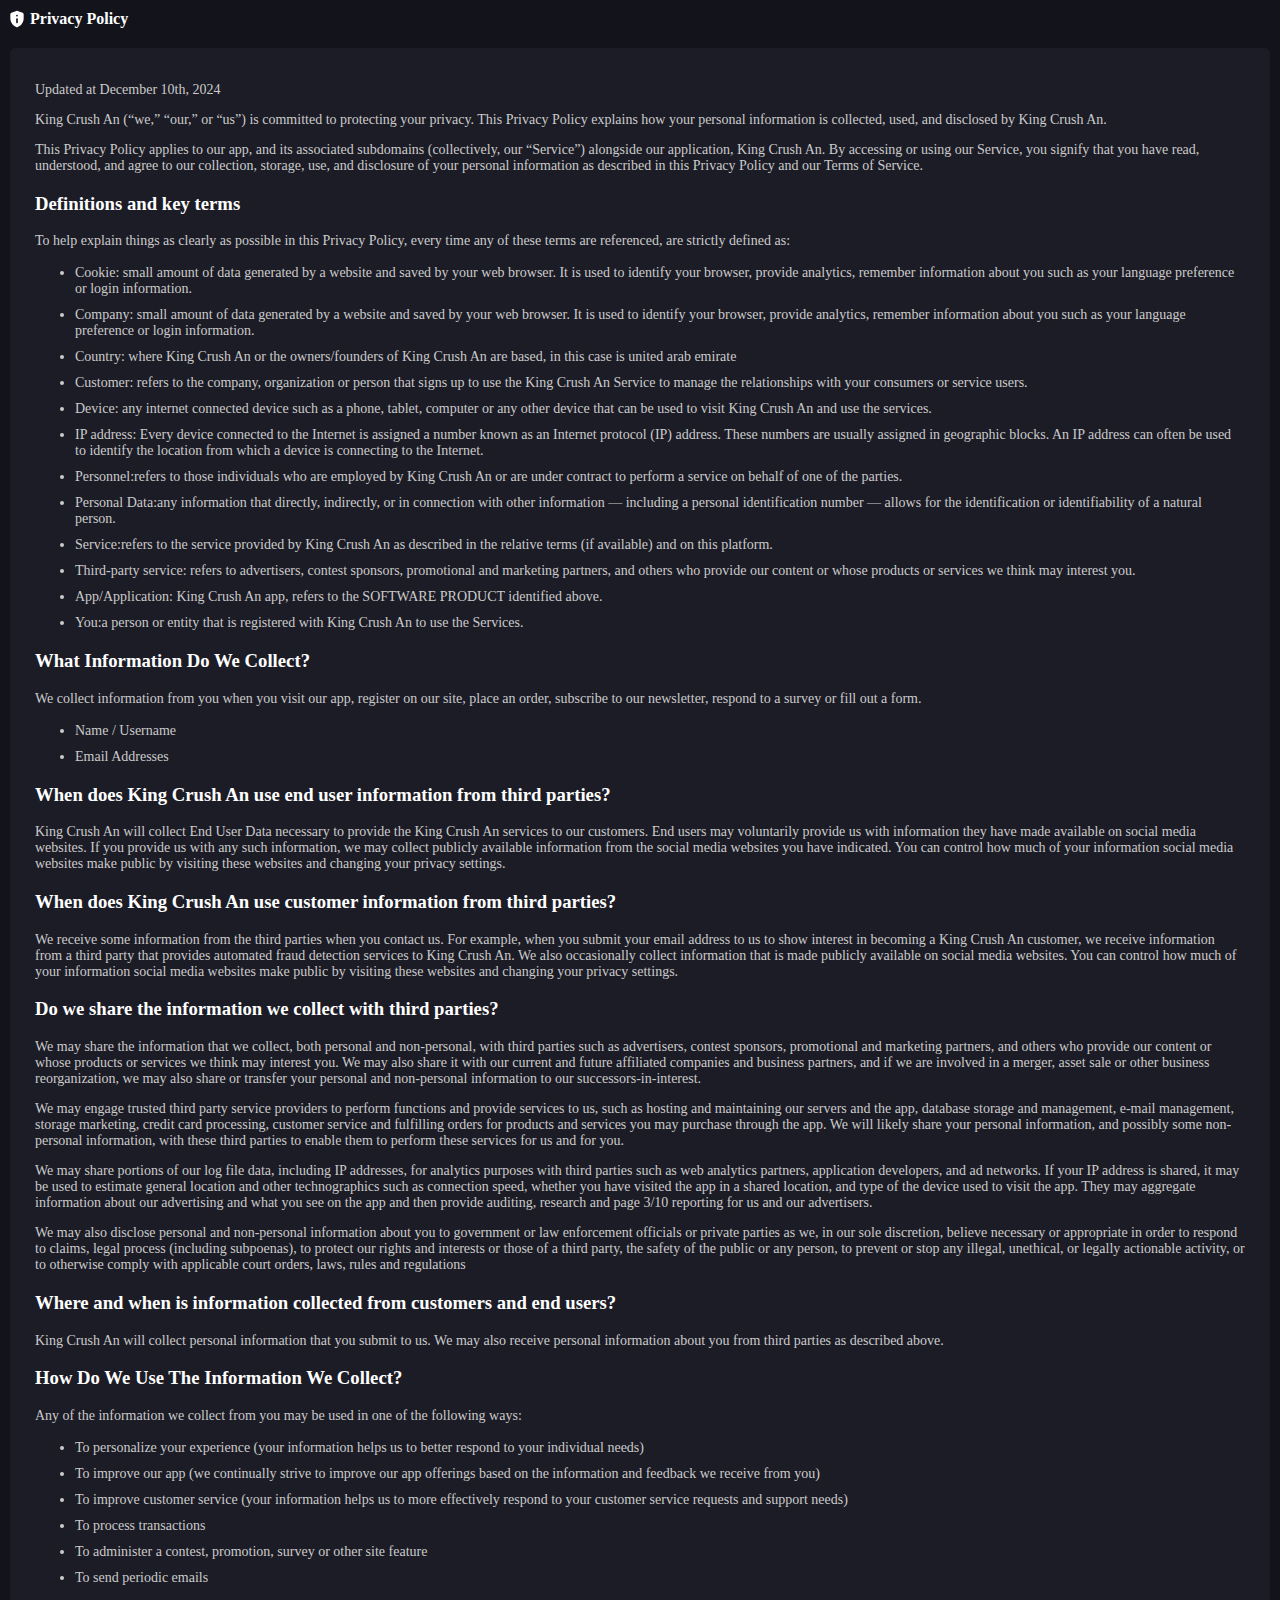
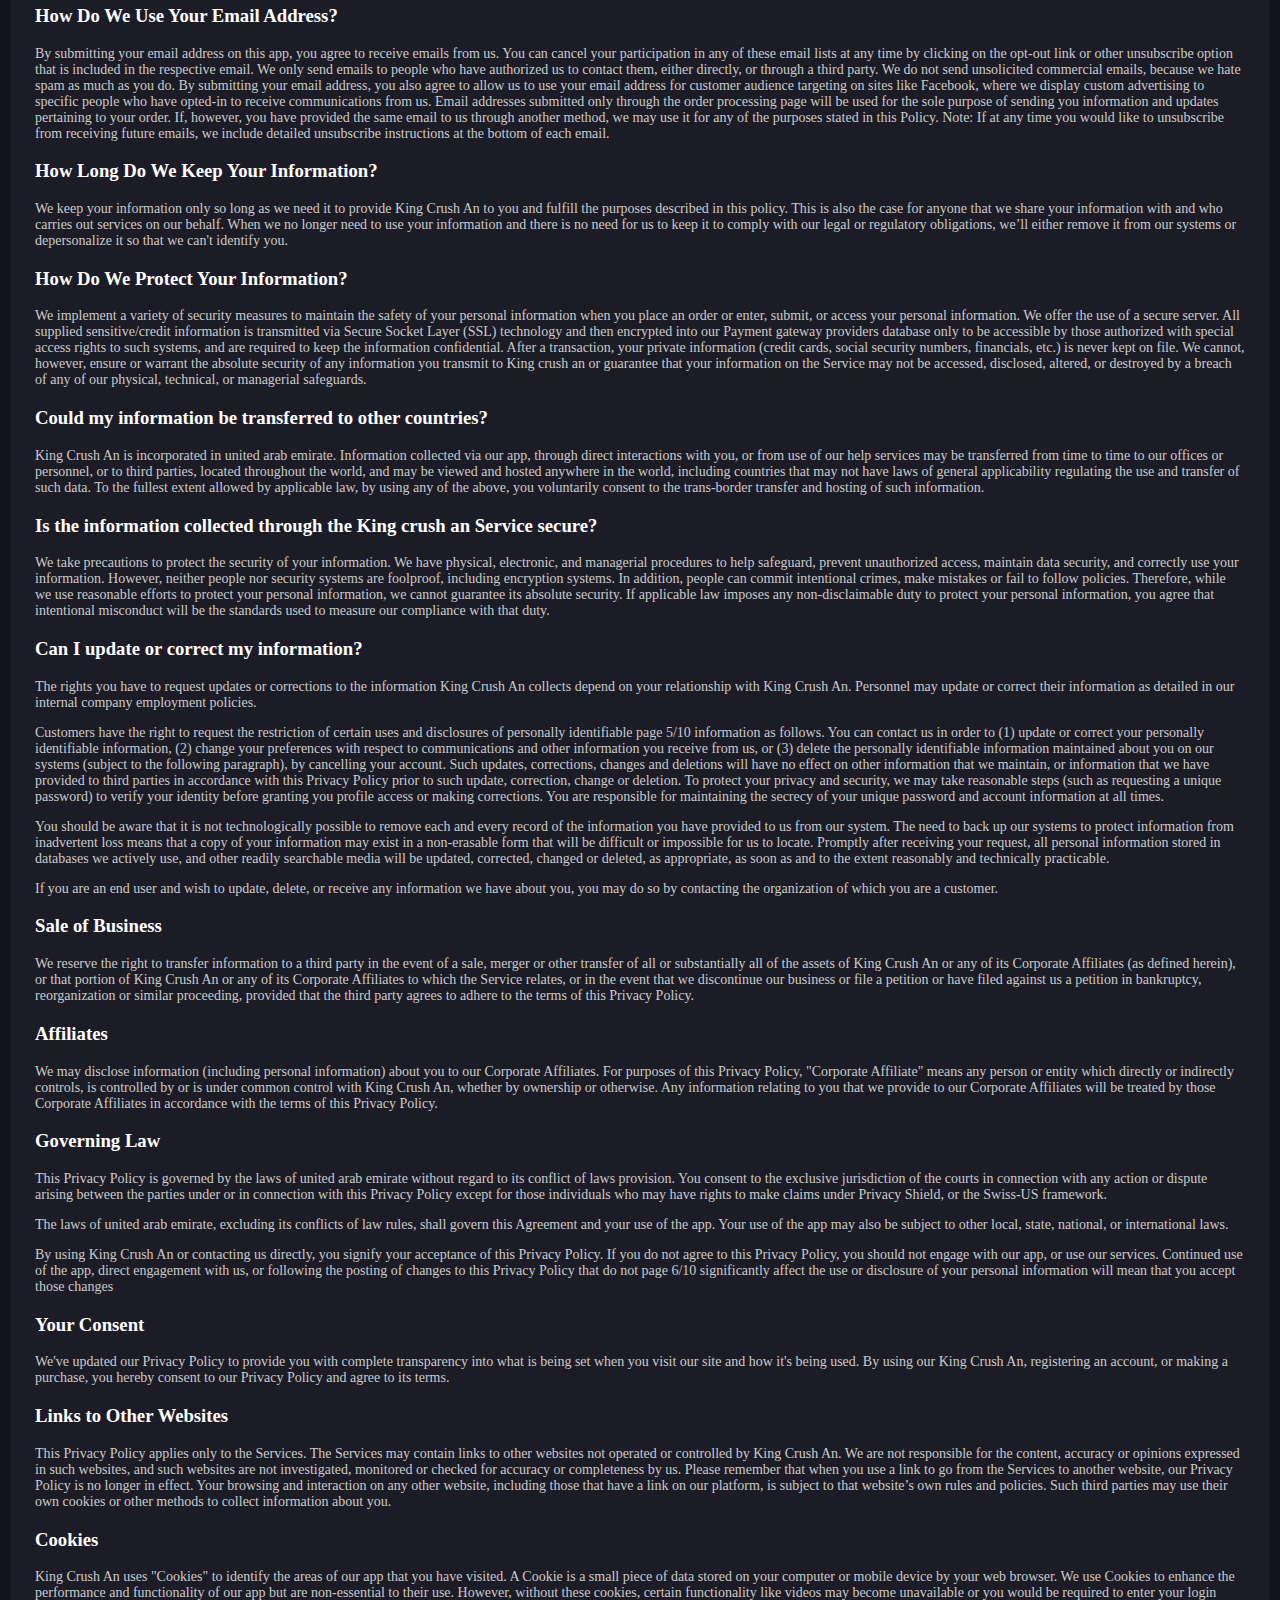
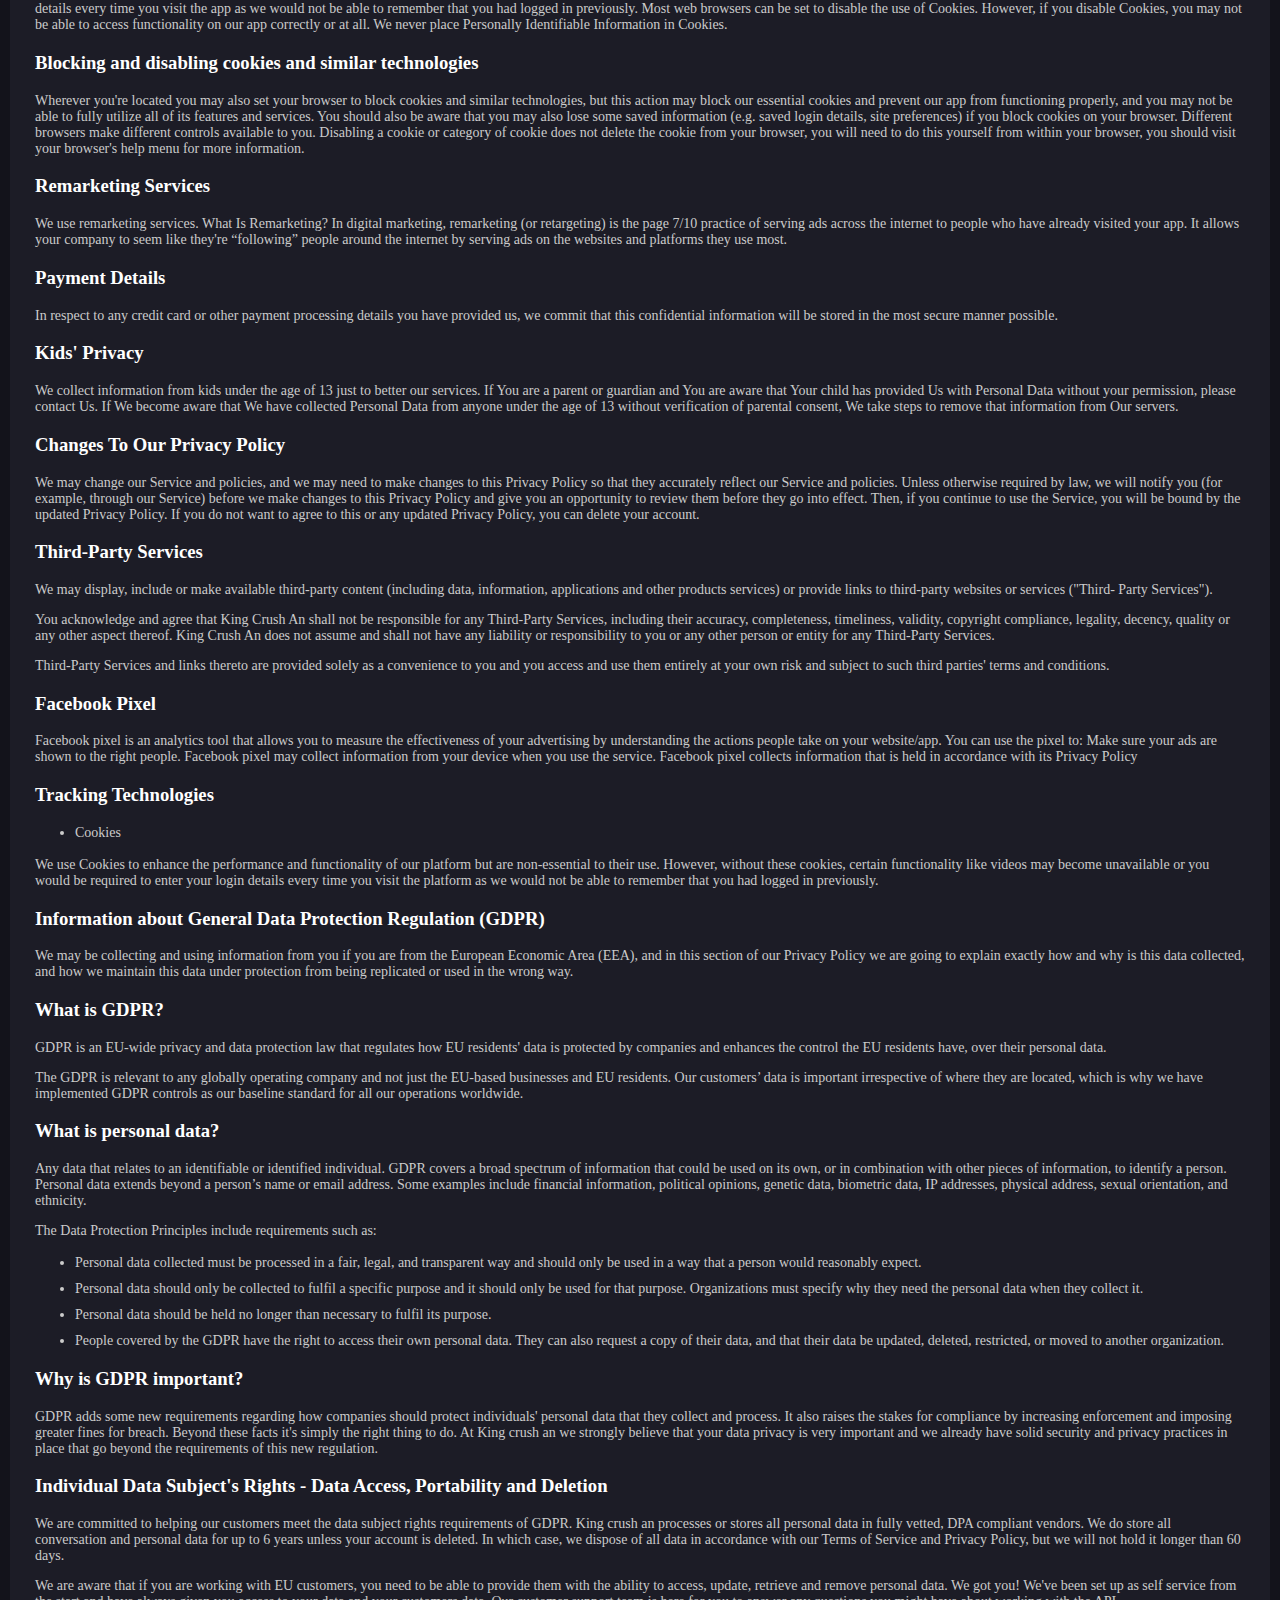
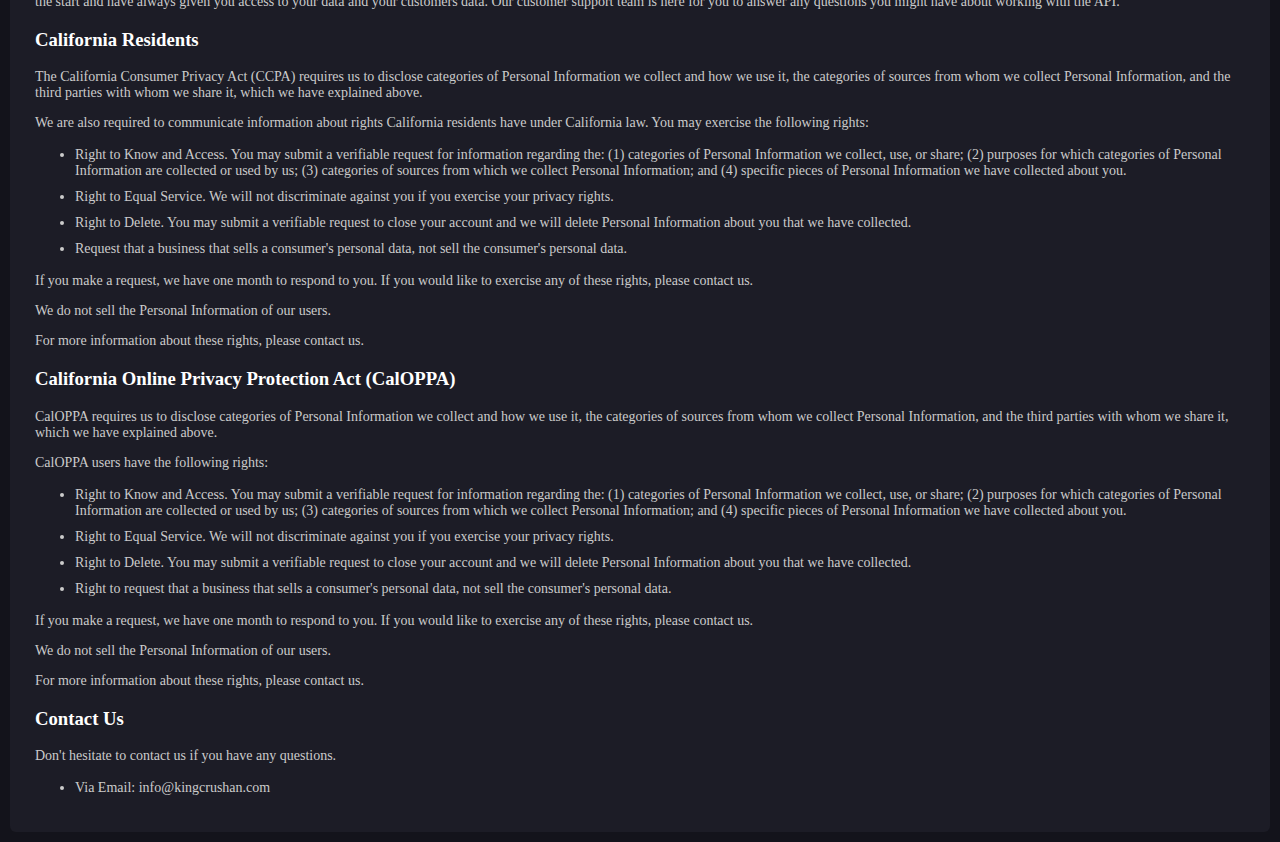
<file: Privacy_Policy/index.html>
<!DOCTYPE html>
<html lang="en">

<head>
    <meta charset="UTF-8">
    <meta name="viewport" content="width=device-width, initial-scale=1.0">
    <title>Document</title>
    <!-- <link rel="stylesheet" href="privacy.css"> -->
     <style>
        body {
    margin: 0px;
}

.policiesPage {
	padding: 10px;
	background-color: #13131b;
	color: white;
}

.polices-head {
	display: flex;
	gap: 6px;
}

.polices-head h4 {
	padding: 0px;
	margin: 0px;
}

.policesMenu-page {
	background-color: #1c1c26;
	border-radius: 6px;
	display: flex;
	flex-direction: column;
	margin-top: 20px;
	padding: 20px 25px;
	color: white;
}

.privacy-page p,
.privacy-page li {
	color: #cbcbcb;
	font-size: 14px;
}

.privacy-page ul {
	display: flex;
	flex-direction: column;
	gap: 10px;
}

.privacy-page a {
	color: #00bcd4;
}
     </style>
</head>

<body>
    <div class="container" bis_skin_checked="1">
        <div class="policiesPage" bis_skin_checked="1">
            <div class="polices-head" bis_skin_checked="1"><svg width="14" height="18" viewBox="0 0 14 18" fill="none"
                    xmlns="http://www.w3.org/2000/svg">
                    <path
                        d="M6.99967 13.167C7.23579 13.167 7.43384 13.087 7.59384 12.927C7.75329 12.7675 7.83301 12.5698 7.83301 12.3337V9.00033C7.83301 8.76421 7.75329 8.56616 7.59384 8.40616C7.43384 8.24671 7.23579 8.16699 6.99967 8.16699C6.76356 8.16699 6.56579 8.24671 6.40634 8.40616C6.24634 8.56616 6.16634 8.76421 6.16634 9.00033V12.3337C6.16634 12.5698 6.24634 12.7675 6.40634 12.927C6.56579 13.087 6.76356 13.167 6.99967 13.167ZM6.99967 6.50033C7.23579 6.50033 7.43384 6.42033 7.59384 6.26033C7.75329 6.10088 7.83301 5.9031 7.83301 5.66699C7.83301 5.43088 7.75329 5.23283 7.59384 5.07283C7.43384 4.91338 7.23579 4.83366 6.99967 4.83366C6.76356 4.83366 6.56579 4.91338 6.40634 5.07283C6.24634 5.23283 6.16634 5.43088 6.16634 5.66699C6.16634 5.9031 6.24634 6.10088 6.40634 6.26033C6.56579 6.42033 6.76356 6.50033 6.99967 6.50033ZM6.99967 17.2712H6.79134C6.7219 17.2712 6.6594 17.2573 6.60384 17.2295C4.7844 16.66 3.2844 15.5314 2.10384 13.8437C0.923286 12.1564 0.333008 10.292 0.333008 8.25033V4.31283C0.333008 3.9656 0.433841 3.6531 0.635508 3.37533C0.836619 3.09755 1.0969 2.89616 1.41634 2.77116L6.41634 0.896159C6.61079 0.826714 6.80523 0.791992 6.99967 0.791992C7.19412 0.791992 7.38856 0.826714 7.58301 0.896159L12.583 2.77116C12.9025 2.89616 13.163 3.09755 13.3647 3.37533C13.5658 3.6531 13.6663 3.9656 13.6663 4.31283V8.25033C13.6663 10.292 13.0761 12.1564 11.8955 13.8437C10.715 15.5314 9.21495 16.66 7.39551 17.2295C7.32606 17.2573 7.19412 17.2712 6.99967 17.2712Z"
                        fill="white"></path>
                </svg>
                <h4>Privacy Policy</h4>
            </div>
            <div class="policesMenu-page" bis_skin_checked="1">
                <div class="policies-menu" bis_skin_checked="1">
                    <!-- <ul class="policies-menuList">
                        <li>Coin Mixing</li>
                        <li>Cookies Policy</li><a class="active" href="/privacyPolicy">
                            <li>Privacy Policy</li>
                        </a><a class="" href="/termsncondtn">
                            <li>Terms &amp; Conditons</li>
                        </a>
                    </ul> -->
                </div>
                <!-- <div class="policies-menu-mobile" bis_skin_checked="1">
                    <div class="dropdown" bis_skin_checked="1"><button type="button" id="dropdown-basic"
                            aria-expanded="false" class="dropdown-toggle btn btn-secondary">Privacy Policy</button>
                    </div>
                </div> -->
                <div class="policiesContent" bis_skin_checked="1">
                    <div class="privacy-page" bis_skin_checked="1">
                        <p>Updated at December 10th, 2024
                        </p>
                        <p>King Crush An (“we,” “our,” or “us”) is committed to protecting your privacy. This Privacy
                            Policy explains how
                            your personal information is collected, used, and disclosed by King Crush An.</p>
                        <p>
                            This Privacy Policy applies to our app, and its associated subdomains (collectively, our
                            “Service”) alongside
                            our application, King Crush An. By accessing or using our Service, you signify that you have
                            read,
                            understood, and agree to our collection, storage, use, and disclosure of your personal
                            information as
                            described in this Privacy Policy and our Terms of Service.
                        </p>

                        <h3>Definitions and key terms</h3>
                        <p>To help explain things as clearly as possible in this Privacy Policy, every time any of these
                            terms are
                            referenced, are strictly defined as:
                        </p>
                        <ul>
                            <li>
                                <span>Cookie:</span> small amount of data generated by a website and saved by your web
                                browser. It is used to
                                identify your browser, provide analytics, remember information about you such as your
                                language
                                preference or login information.

                            </li>
                            <li>
                                <span>Company:</span> small amount of data generated by a website and saved by your web
                                browser. It is used to
                                identify your browser, provide analytics, remember information about you such as your
                                language
                                preference or login information.

                            </li>
                            <li>
                                <span>Country:</span> where King Crush An or the owners/founders of King Crush An are
                                based, in this case is united
                                arab emirate

                            </li>
                            <li>
                                <span>Customer:</span> refers to the company, organization or person that signs up to
                                use the King Crush An Service
                                to manage the relationships with your consumers or service users.
                            </li>
                            <li>
                                <span>Device:</span> any internet connected device such as a phone, tablet, computer or
                                any other device that can
                                be used to visit King Crush An and use the services.
                            </li>
                            <li>
                                <span>IP address:</span> Every device connected to the Internet is assigned a number
                                known as an Internet protocol
                                (IP) address. These numbers are usually assigned in geographic blocks. An IP address can
                                often be
                                used to identify the location from which a device is connecting to the Internet.
                            </li>
                            <li>
                                <span>Personnel:</span>refers to those individuals who are employed by King Crush An or
                                are under contract to
                                perform a service on behalf of one of the parties.
                            </li>
                            <li>
                                <span>Personal Data:</span>any information that directly, indirectly, or in connection
                                with other information —
                                including a personal identification number — allows for the identification or
                                identifiability of a natural
                                person.

                            </li>
                            <li>
                                <span>Service:</span>refers to the service provided by King Crush An as described in the
                                relative terms (if available)
                                and on this platform.

                            </li>
                            <li>
                                <span>Third-party service:</span> refers to advertisers, contest sponsors, promotional
                                and marketing partners, and
                                others who provide our content or whose products or services we think may interest you.

                            </li>
                            <li>
                                <span>App/Application:</span> King Crush An app, refers to the SOFTWARE PRODUCT
                                identified above.

                            </li>
                            <li>
                                <span>You:</span>a person or entity that is registered with King Crush An to use the
                                Services.

                            </li>
                        </ul>
                        <!-- <p>This Privacy Policy was created with <a href="https://termify.io/">Termify.</a>
                        </p> -->


                        <h3>What Information Do We Collect?</h3>
                        <p>We collect information from you when you visit our app, register on our site, place an order,
                            subscribe to our
                            newsletter, respond to a survey or fill out a form.
                        </p>
                        <ul>
                            <li>
                                Name / Username
                            </li>
                            <li>Email Addresses</li>
                        </ul>
                        <h3>When does King Crush An use end user
                            information from third parties?
                        </h3>
                        <p>King Crush An will collect End User Data necessary to provide the King Crush An services to
                            our customers.
                            End users may voluntarily provide us with information they have made available on social
                            media websites. If
                            you provide us with any such information, we may collect publicly available information from
                            the social media
                            websites you have indicated. You can control how much of your information social media
                            websites make
                            public by visiting these websites and changing your privacy settings.</p>
                        <h3>
                            When does King Crush An use customer
                            information from third parties?
                        </h3>
                        <p>
                            We receive some information from the third parties when you contact us. For example, when
                            you submit your
                            email address to us to show interest in becoming a King Crush An customer, we receive
                            information from a
                            third party that provides automated fraud detection services to King Crush An. We also
                            occasionally collect
                            information that is made publicly available on social media websites. You can control how
                            much of your
                            information social media websites make public by visiting these websites and changing your
                            privacy settings.
                        </p>
                        <h3>
                            Do we share the information we collect with
                            third parties?
                        </h3>

                        <p>We may share the information that we collect, both personal and non-personal, with third
                            parties such as
                            advertisers, contest sponsors, promotional and marketing partners, and others who provide
                            our content or
                            whose products or services we think may interest you. We may also share it with our current
                            and future
                            affiliated companies and business partners, and if we are involved in a merger, asset sale
                            or other business
                            reorganization, we may also share or transfer your personal and non-personal information to
                            our
                            successors-in-interest.
                        </p>

                        <p>
                            We may engage trusted third party service providers to perform functions and provide
                            services
                            to us, such as
                            hosting and maintaining our servers and the app, database storage and management, e-mail
                            management,
                            storage marketing, credit card processing, customer service and fulfilling orders for
                            products and services
                            you may purchase through the app. We will likely share your personal information, and
                            possibly some
                            non-personal information, with these third parties to enable them to perform these services
                            for us and for
                            you.
                        </p>

                        <p>
                            We may share portions of our log file data, including IP addresses, for analytics purposes
                            with third parties
                            such as web analytics partners, application developers, and ad networks. If your IP address
                            is shared, it may
                            be used to estimate general location and other technographics such as connection speed,
                            whether you have
                            visited the app in a shared location, and type of the device used to visit the app. They may
                            aggregate
                            information about our advertising and what you see on the app and then provide auditing,
                            research and
                            page 3/10
                            reporting for us and our advertisers.
                        </p>

                        <p>We may also disclose personal and non-personal information about you to government or law
                            enforcement
                            officials or private parties as we, in our sole discretion, believe necessary or appropriate
                            in order to respond
                            to claims, legal process (including subpoenas), to protect our rights and interests or those
                            of a third party, the
                            safety of the public or any person, to prevent or stop any illegal, unethical, or legally
                            actionable activity, or to
                            otherwise comply with applicable court orders, laws, rules and regulations
                        </p>
                        <h3>Where and when is information collected from
                            customers and end users?</h3>
                        <p>King Crush An will collect personal information that you submit to us. We may also receive
                            personal
                            information about you from third parties as described above.
                        </p>

                        <h3>How Do We Use The Information We Collect?</h3>
                        <p>Any of the information we collect from you may be used in one of the following ways:</p>
                        <ul>
                            <li>
                                To personalize your experience (your information helps us to better respond to your
                                individual needs)
                            </li>
                            <li>
                                To improve our app (we continually strive to improve our app offerings based on the
                                information and
                                feedback we receive from you)

                            </li>
                            <li>
                                To improve customer service (your information helps us to more effectively respond to
                                your customer
                                service requests and support needs)

                            </li>
                            <li>
                                To process transactions
                            </li>
                            <li>
                                To administer a contest, promotion, survey or other site feature
                            </li>
                            <li>
                                To send periodic emails
                            </li>
                        </ul>

                        <h3>
                            How Do We Use Your Email Address?
                        </h3>
                        <p>
                            By submitting your email address on this app, you agree to receive emails from us. You can
                            cancel your
                            participation in any of these email lists at any time by clicking on the opt-out link or
                            other unsubscribe option
                            that is included in the respective email. We only send emails to people who have authorized
                            us to contact
                            them, either directly, or through a third party. We do not send unsolicited commercial
                            emails, because we
                            hate spam as much as you do. By submitting your email address, you also agree to allow us to
                            use your
                            email address for customer audience targeting on sites like Facebook, where we display
                            custom advertising
                            to specific people who have opted-in to receive communications from us. Email addresses
                            submitted only
                            through the order processing page will be used for the sole purpose of sending you
                            information and updates
                            pertaining to your order. If, however, you have provided the same email to us through
                            another method, we
                            may use it for any of the purposes stated in this Policy. Note: If at any time you would
                            like to unsubscribe
                            from receiving future emails, we include detailed unsubscribe instructions at the bottom of
                            each email.
                        </p>

                        <h3>
                            How Long Do We Keep Your Information?
                        </h3>
                        <p>
                            We keep your information only so long as we need it to provide King Crush An to you and
                            fulfill the purposes
                            described in this policy. This is also the case for anyone that we share your information
                            with and who carries
                            out services on our behalf. When we no longer need to use your information and there is no
                            need for us to
                            keep it to comply with our legal or regulatory obligations, we’ll either remove it from our
                            systems or
                            depersonalize it so that we can't identify you.

                        </p>
                        <h3>How Do We Protect Your Information?
                        </h3>
                        <p>
                            We implement a variety of security measures to maintain the safety of your personal
                            information when you
                            place an order or enter, submit, or access your personal information. We offer the use of a
                            secure server. All
                            supplied sensitive/credit information is transmitted via Secure Socket Layer (SSL)
                            technology and then
                            encrypted into our Payment gateway providers database only to be accessible by those
                            authorized with
                            special access rights to such systems, and are required to keep the information
                            confidential. After a
                            transaction, your private information (credit cards, social security numbers, financials,
                            etc.) is never kept on
                            file. We cannot, however, ensure or warrant the absolute security of any information you
                            transmit to King
                            crush an or guarantee that your information on the Service may not be accessed, disclosed,
                            altered, or
                            destroyed by a breach of any of our physical, technical, or managerial safeguards.
                        </p>
                        <h3>
                            Could my information be transferred to other
                            countries?
                        </h3>
                        <p>King Crush An is incorporated in united arab emirate. Information collected via our app,
                            through direct
                            interactions with you, or from use of our help services may be transferred from time to time
                            to our offices or
                            personnel, or to third parties, located throughout the world, and may be viewed and hosted
                            anywhere in the
                            world, including countries that may not have laws of general applicability regulating the
                            use and transfer of
                            such data. To the fullest extent allowed by applicable law, by using any of the above, you
                            voluntarily consent
                            to the trans-border transfer and hosting of such information.
                        </p>
                        <h3>
                            Is the information collected through the King
                            crush an Service secure?
                        </h3>
                        <p>
                            We take precautions to protect the security of your information. We have physical,
                            electronic, and managerial
                            procedures to help safeguard, prevent unauthorized access, maintain data security, and
                            correctly use your
                            information. However, neither people nor security systems are foolproof, including
                            encryption systems. In
                            addition, people can commit intentional crimes, make mistakes or fail to follow policies.
                            Therefore, while we
                            use reasonable efforts to protect your personal information, we cannot guarantee its
                            absolute security. If
                            applicable law imposes any non-disclaimable duty to protect your personal information, you
                            agree that
                            intentional misconduct will be the standards used to measure our compliance with that duty.
                        </p>
                        <h3>
                            Can I update or correct my information?
                        </h3>
                        <p>
                            The rights you have to request updates or corrections to the information King Crush An
                            collects depend on
                            your relationship with King Crush An. Personnel may update or correct their information as
                            detailed in our
                            internal company employment policies.
                        </p>
                        <p>
                            Customers have the right to request the restriction of certain uses and disclosures of
                            personally identifiable
                            page 5/10
                            information as follows. You can contact us in order to (1) update or correct your personally
                            identifiable
                            information, (2) change your preferences with respect to communications and other
                            information you receive
                            from us, or (3) delete the personally identifiable information maintained about you on our
                            systems (subject to
                            the following paragraph), by cancelling your account. Such updates, corrections, changes and
                            deletions will
                            have no effect on other information that we maintain, or information that we have provided
                            to third parties in
                            accordance with this Privacy Policy prior to such update, correction, change or deletion. To
                            protect your
                            privacy and security, we may take reasonable steps (such as requesting a unique password) to
                            verify your
                            identity before granting you profile access or making corrections. You are responsible for
                            maintaining the
                            secrecy of your unique password and account information at all times.
                        </p>
                        <p>
                            You should be aware that it is not technologically possible to remove each and every record
                            of the
                            information you have provided to us from our system. The need to back up our systems to
                            protect
                            information from inadvertent loss means that a copy of your information may exist in a
                            non-erasable form
                            that will be difficult or impossible for us to locate. Promptly after receiving your
                            request, all personal
                            information stored in databases we actively use, and other readily searchable media will be
                            updated,
                            corrected, changed or deleted, as appropriate, as soon as and to the extent reasonably and
                            technically
                            practicable.

                        </p>
                        <p>
                            If you are an end user and wish to update, delete, or receive any information we have about
                            you, you may do
                            so by contacting the organization of which you are a customer.
                        </p>
                        <h3>Sale of Business</h3>
                        <p>We reserve the right to transfer information to a third party in the event of a sale, merger
                            or other transfer of
                            all or substantially all of the assets of King Crush An or any of its Corporate Affiliates
                            (as defined herein), or
                            that portion of King Crush An or any of its Corporate Affiliates to which the Service
                            relates, or in the event that
                            we discontinue our business or file a petition or have filed against us a petition in
                            bankruptcy, reorganization
                            or similar proceeding, provided that the third party agrees to adhere to the terms of this
                            Privacy Policy.
                        </p>
                        <h3>
                            Affiliates
                        </h3>
                        <p>
                            We may disclose information (including personal information) about you to our Corporate
                            Affiliates. For
                            purposes of this Privacy Policy, "Corporate Affiliate" means any person or entity which
                            directly or indirectly
                            controls, is controlled by or is under common control with King Crush An, whether by
                            ownership or otherwise.
                            Any information relating to you that we provide to our Corporate Affiliates will be treated
                            by those Corporate
                            Affiliates in accordance with the terms of this Privacy Policy.
                        </p>
                        <h3>
                            Governing Law

                        </h3>
                        <p>
                            This Privacy Policy is governed by the laws of united arab emirate without regard to its
                            conflict of laws
                            provision. You consent to the exclusive jurisdiction of the courts in connection with any
                            action or dispute
                            arising between the parties under or in connection with this Privacy Policy except for those
                            individuals who
                            may have rights to make claims under Privacy Shield, or the Swiss-US framework.
                        </p>
                        <p>
                            The laws of united arab emirate, excluding its conflicts of law rules, shall govern this
                            Agreement and your
                            use of the app. Your use of the app may also be subject to other local, state, national, or
                            international laws.

                        </p>
                        <p>
                            By using King Crush An or contacting us directly, you signify your acceptance of this
                            Privacy Policy. If you do
                            not agree to this Privacy Policy, you should not engage with our app, or use our services.
                            Continued use of
                            the app, direct engagement with us, or following the posting of changes to this Privacy
                            Policy that do not
                            page 6/10
                            significantly affect the use or disclosure of your personal information will mean that you
                            accept those
                            changes
                        </p>
                        <h3>
                            Your Consent
                        </h3>
                        <p>
                            We've updated our Privacy Policy to provide you with complete transparency into what is
                            being set when you
                            visit our site and how it's being used. By using our King Crush An, registering an account,
                            or making a
                            purchase, you hereby consent to our Privacy Policy and agree to its terms.

                        </p>
                        <h3>
                            Links to Other Websites
                        </h3>
                        <p>
                            This Privacy Policy applies only to the Services. The Services may contain links to other
                            websites not
                            operated or controlled by King Crush An. We are not responsible for the content, accuracy or
                            opinions
                            expressed in such websites, and such websites are not investigated, monitored or checked for
                            accuracy or
                            completeness by us. Please remember that when you use a link to go from the Services to
                            another website,
                            our Privacy Policy is no longer in effect. Your browsing and interaction on any other
                            website, including those
                            that have a link on our platform, is subject to that website’s own rules and policies. Such
                            third parties may
                            use their own cookies or other methods to collect information about you.

                        </p>
                        <h3>Cookies
                        </h3>
                        <p>
                            King Crush An uses "Cookies" to identify the areas of our app that you have visited. A
                            Cookie is a small piece
                            of data stored on your computer or mobile device by your web browser. We use Cookies to
                            enhance the
                            performance and functionality of our app but are non-essential to their use. However,
                            without these cookies,
                            certain functionality like videos may become unavailable or you would be required to enter
                            your login details
                            every time you visit the app as we would not be able to remember that you had logged in
                            previously. Most
                            web browsers can be set to disable the use of Cookies. However, if you disable Cookies, you
                            may not be
                            able to access functionality on our app correctly or at all. We never place Personally
                            Identifiable Information
                            in Cookies.
                        </p>
                        <h3>
                            Blocking and disabling cookies and similar
                            technologies

                        </h3>
                        <p>
                            Wherever you're located you may also set your browser to block cookies and similar
                            technologies, but this
                            action may block our essential cookies and prevent our app from functioning properly, and
                            you may not be
                            able to fully utilize all of its features and services. You should also be aware that you
                            may also lose some
                            saved information (e.g. saved login details, site preferences) if you block cookies on your
                            browser. Different
                            browsers make different controls available to you. Disabling a cookie or category of cookie
                            does not delete
                            the cookie from your browser, you will need to do this yourself from within your browser,
                            you should visit your
                            browser's help menu for more information.
                        </p>
                        <h3>
                            Remarketing Services
                        </h3>
                        <p>
                            We use remarketing services. What Is Remarketing? In digital marketing, remarketing (or
                            retargeting) is the
                            page 7/10
                            practice of serving ads across the internet to people who have already visited your app. It
                            allows your
                            company to seem like they're “following” people around the internet by serving ads on the
                            websites and
                            platforms they use most.

                        </p>
                        <h3>
                            Payment Details
                        </h3>
                        <p>
                            In respect to any credit card or other payment processing details you have provided us, we
                            commit that this
                            confidential information will be stored in the most secure manner possible.
                        </p>
                        <h3>
                            Kids' Privacy
                        </h3>
                        <p>
                            We collect information from kids under the age of 13 just to better our services. If You are
                            a parent or
                            guardian and You are aware that Your child has provided Us with Personal Data without your
                            permission,
                            please contact Us. If We become aware that We have collected Personal Data from anyone under
                            the age of
                            13 without verification of parental consent, We take steps to remove that information from
                            Our servers.
                        </p>
                        <h3>
                            Changes To Our Privacy Policy
                        </h3>
                        <p>
                            We may change our Service and policies, and we may need to make changes to this Privacy
                            Policy so that
                            they accurately reflect our Service and policies. Unless otherwise required by law, we will
                            notify you (for
                            example, through our Service) before we make changes to this Privacy Policy and give you an
                            opportunity to
                            review them before they go into effect. Then, if you continue to use the Service, you will
                            be bound by the
                            updated Privacy Policy. If you do not want to agree to this or any updated Privacy Policy,
                            you can delete
                            your account.

                        </p>
                        <h3>
                            Third-Party Services
                        </h3>
                        <p>
                            We may display, include or make available third-party content (including data, information,
                            applications and
                            other products services) or provide links to third-party websites or services ("Third- Party
                            Services").

                        </p>
                        <p>
                            You acknowledge and agree that King Crush An shall not be responsible for any Third-Party
                            Services,
                            including their accuracy, completeness, timeliness, validity, copyright compliance,
                            legality, decency, quality
                            or any other aspect thereof. King Crush An does not assume and shall not have any liability
                            or responsibility
                            to you or any other person or entity for any Third-Party Services.
                        </p>
                        <p>
                            Third-Party Services and links thereto are provided solely as a convenience to you and you
                            access and use
                            them entirely at your own risk and subject to such third parties' terms and conditions.

                        </p>
                        <h3>
                            Facebook Pixel
                        </h3>
                        <p>
                            Facebook pixel is an analytics tool that allows you to measure the effectiveness of your
                            advertising by
                            understanding the actions people take on your website/app. You can use the pixel to: Make
                            sure your ads
                            are shown to the right people. Facebook pixel may collect information from your device when
                            you use the
                            service. Facebook pixel collects information that is held in accordance with its Privacy
                            Policy
                        </p>
                        <h3>
                            Tracking Technologies
                        </h3>
                        <ul>
                            <li>
                                Cookies
                            </li>
                        </ul>
                        <p>
                            We use Cookies to enhance the performance and functionality of our platform but are
                            non-essential to
                            their use. However, without these cookies, certain functionality like videos may become
                            unavailable or
                            you would be required to enter your login details every time you visit the platform as we
                            would not be
                            able to remember that you had logged in previously.

                        </p>
                        <h3>
                            Information about General Data Protection
                            Regulation (GDPR)

                        </h3>
                        <p>
                            We may be collecting and using information from you if you are from the European Economic
                            Area (EEA),
                            and in this section of our Privacy Policy we are going to explain exactly how and why is
                            this data collected,
                            and how we maintain this data under protection from being replicated or used in the wrong
                            way.
                        </p>
                        <h3>
                            What is GDPR?
                        </h3>
                        <p>
                            GDPR is an EU-wide privacy and data protection law that regulates how EU residents' data is
                            protected by
                            companies and enhances the control the EU residents have, over their personal data.
                        </p>
                        <p>
                            The GDPR is relevant to any globally operating company and not just the EU-based businesses
                            and EU
                            residents. Our customers’ data is important irrespective of where they are located, which is
                            why we have
                            implemented GDPR controls as our baseline standard for all our operations worldwide.
                        </p>
                        <h3>What is personal data?</h3>
                        <p>
                            Any data that relates to an identifiable or identified individual. GDPR covers a broad
                            spectrum of information
                            that could be used on its own, or in combination with other pieces of information, to
                            identify a person.
                            Personal data extends beyond a person’s name or email address. Some examples include
                            financial
                            information, political opinions, genetic data, biometric data, IP addresses, physical
                            address, sexual
                            orientation, and ethnicity.
                        </p>
                        <p>
                            The Data Protection Principles include requirements such as:
                        </p>
                        <ul>
                            <li>
                                Personal data collected must be processed in a fair, legal, and transparent way and
                                should only be
                                used in a way that a person would reasonably expect.

                            </li>
                            <li>
                                Personal data should only be collected to fulfil a specific purpose and it should only
                                be used for that
                                purpose. Organizations must specify why they need the personal data when they collect
                                it.
                            </li>
                            <li>
                                Personal data should be held no longer than necessary to fulfil its purpose.
                            </li>
                            <li>
                                People covered by the GDPR have the right to access their own personal data. They can
                                also request a
                                copy of their data, and that their data be updated, deleted, restricted, or moved to
                                another organization.
                            </li>
                        </ul>
                        <h3>
                            Why is GDPR important?
                        </h3>
                        <p>
                            GDPR adds some new requirements regarding how companies should protect individuals' personal
                            data that
                            they collect and process. It also raises the stakes for compliance by increasing enforcement
                            and imposing
                            greater fines for breach. Beyond these facts it's simply the right thing to do. At King
                            crush an we strongly
                            believe that your data privacy is very important and we already have solid security and
                            privacy practices in
                            place that go beyond the requirements of this new regulation.
                        </p>
                        <h3>
                            Individual Data Subject's Rights - Data Access,
                            Portability and Deletion

                        </h3>

                        <p>We are committed to helping our customers meet the data subject rights requirements of GDPR.
                            King crush
                            an processes or stores all personal data in fully vetted, DPA compliant vendors. We do store
                            all conversation
                            and personal data for up to 6 years unless your account is deleted. In which case, we
                            dispose of all data in
                            accordance with our Terms of Service and Privacy Policy, but we will not hold it longer than
                            60 days.
                        </p>
                        <p>We are aware that if you are working with EU customers, you need to be able to provide them
                            with the ability
                            to access, update, retrieve and remove personal data. We got you! We've been set up as self
                            service from
                            the start and have always given you access to your data and your customers data. Our
                            customer support
                            team is here for you to answer any questions you might have about working with the API.
                        </p>

                        <h3>
                            California Residents
                        </h3>

                        <p>The California Consumer Privacy Act (CCPA) requires us to disclose categories of Personal
                            Information we
                            collect and how we use it, the categories of sources from whom we collect Personal
                            Information, and the
                            third parties with whom we share it, which we have explained above.
                        </p>
                        <p>
                            We are also required to communicate information about rights California residents have under
                            California law.
                            You may exercise the following rights:
                        </p>
                        <ul>
                            <li>
                                Right to Know and Access. You may submit a verifiable request for information regarding
                                the: (1)
                                categories of Personal Information we collect, use, or share; (2) purposes for which
                                categories of
                                Personal Information are collected or used by us; (3) categories of sources from which
                                we collect
                                Personal Information; and (4) specific pieces of Personal Information we have collected
                                about you.
                            </li>
                            <li>
                                Right to Equal Service. We will not discriminate against you if you exercise your
                                privacy rights.
                            </li>
                            <li>
                                Right to Delete. You may submit a verifiable request to close your account and we will
                                delete Personal
                                Information about you that we have collected.
                            </li>
                            <li>
                                Request that a business that sells a consumer's personal data, not sell the consumer's
                                personal data.
                            </li>
                        </ul>

                        <p>
                            If you make a request, we have one month to respond to you. If you would like to exercise
                            any of these
                            rights, please contact us.
                        </p>
                        <p>
                            We do not sell the Personal Information of our users.
                        </p>
                        <p>
                            For more information about these rights, please contact us.
                        </p>
                        <h3>
                            California Online Privacy Protection Act
                            (CalOPPA)
                        </h3>
                        <p>
                            CalOPPA requires us to disclose categories of Personal Information we collect and how we use
                            it, the
                            categories of sources from whom we collect Personal Information, and the third parties with
                            whom we share
                            it, which we have explained above.
                        </p>
                        <p>
                            CalOPPA users have the following rights:
                        </p>
                        <ul>
                            <li>
                                Right to Know and Access. You may submit a verifiable request for information regarding
                                the: (1)
                                categories of Personal Information we collect, use, or share; (2) purposes for which
                                categories of
                                Personal Information are collected or used by us; (3) categories of sources from which
                                we collect
                                Personal Information; and (4) specific pieces of Personal Information we have collected
                                about you.
                            </li>
                            <li>
                                Right to Equal Service. We will not discriminate against you if you exercise your
                                privacy rights.
                            </li>
                            <li>
                                Right to Delete. You may submit a verifiable request to close your account and we will
                                delete Personal
                                Information about you that we have collected.
                            </li>
                            <li>
                                Right to request that a business that sells a consumer's personal data, not sell the
                                consumer's personal
                                data.
                            </li>
                        </ul>

                        <p>
                            If you make a request, we have one month to respond to you. If you would like to exercise
                            any of these
                            rights, please contact us.
                        </p>
                        <p>
                            We do not sell the Personal Information of our users.
                        </p>
                        <p>
                            For more information about these rights, please contact us.
                        </p>

                        <h3>
                            Contact Us
                        </h3>
                        <p>
                            Don't hesitate to contact us if you have any questions.
                        </p>
                        <ul>
                            <li>
                                Via Email: info@kingcrushan.com
                            </li>
                        </ul>

                    </div>
                </div>
            </div>
        </div>
    </div>

</body>

</html>
</file>
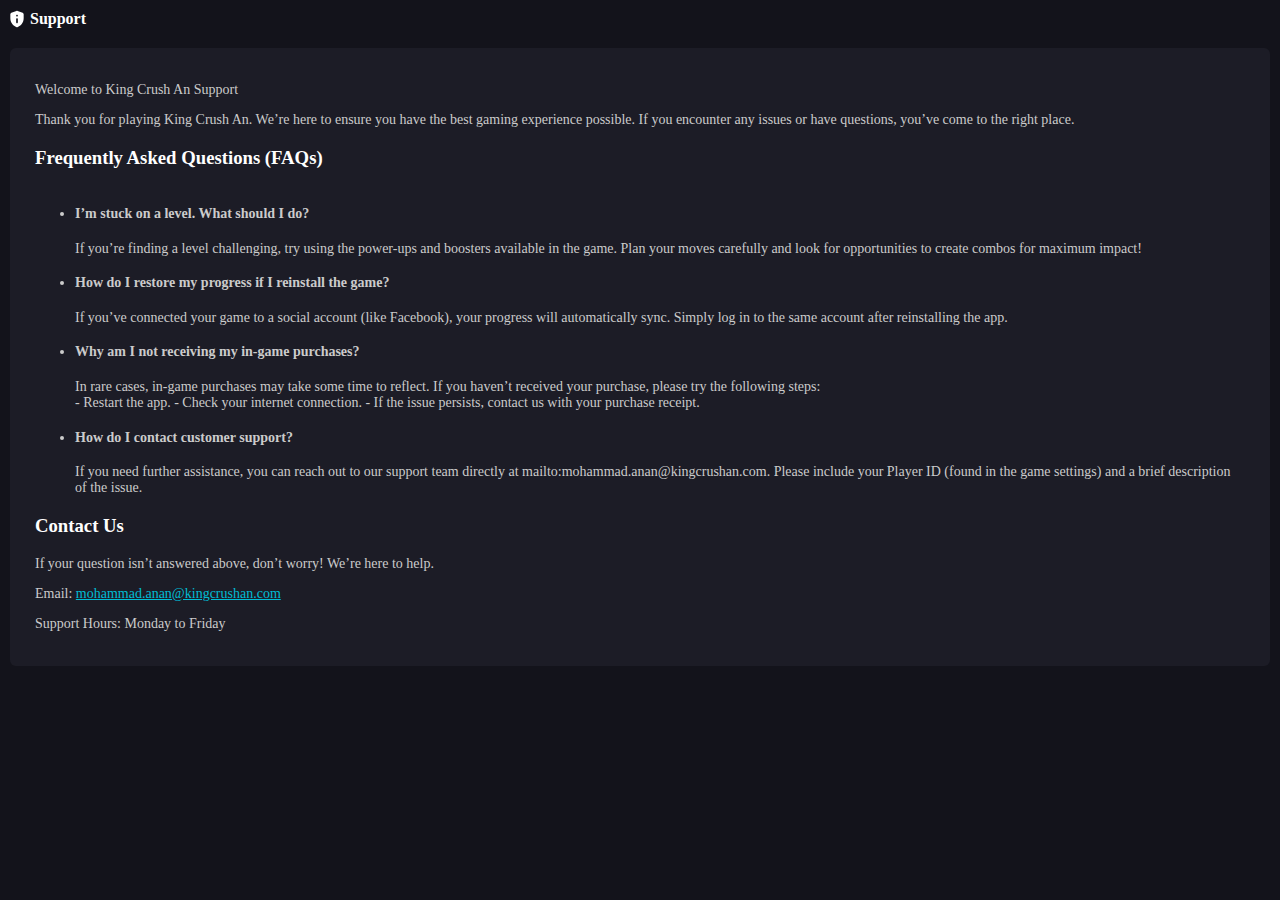
<file: Support_Page/index.html>
<!DOCTYPE html>
<html lang="en">

<head>
    <meta charset="UTF-8">
    <meta name="viewport" content="width=device-width, initial-scale=1.0">
    <title>Document</title>
    <!-- <link rel="stylesheet" href="support.css"> -->
    <style>
        body {
            margin: 0px;
            background-color: #13131b;
        }

        .policiesPage {
            padding: 10px;
            color: white;
        }

        .polices-head {
            display: flex;
            gap: 6px;
        }

        .polices-head h4 {
            padding: 0px;
            margin: 0px;
        }

        .policesMenu-page {
            background-color: #1c1c26;
            border-radius: 6px;
            display: flex;
            flex-direction: column;
            margin-top: 20px;
            padding: 20px 25px;
            color: white;
        }

        .privacy-page p,
        .privacy-page li {
            color: #cbcbcb;
            font-size: 14px;
        }

        .privacy-page ul {
            display: flex;
            flex-direction: column;
            /* gap: 10px; */
        }
        .privacy-page li p{
            margin:0px;
        }

        .privacy-page a {
            color: #00bcd4;
        }
    </style>
</head>

<body>
    <div class="container" bis_skin_checked="1">
        <div class="policiesPage" bis_skin_checked="1">
            <div class="polices-head" bis_skin_checked="1">
                <svg width="14" height="18" viewBox="0 0 14 18" fill="none" xmlns="http://www.w3.org/2000/svg">
                    <path
                        d="M6.99967 13.167C7.23579 13.167 7.43384 13.087 7.59384 12.927C7.75329 12.7675 7.83301 12.5698 7.83301 12.3337V9.00033C7.83301 8.76421 7.75329 8.56616 7.59384 8.40616C7.43384 8.24671 7.23579 8.16699 6.99967 8.16699C6.76356 8.16699 6.56579 8.24671 6.40634 8.40616C6.24634 8.56616 6.16634 8.76421 6.16634 9.00033V12.3337C6.16634 12.5698 6.24634 12.7675 6.40634 12.927C6.56579 13.087 6.76356 13.167 6.99967 13.167ZM6.99967 6.50033C7.23579 6.50033 7.43384 6.42033 7.59384 6.26033C7.75329 6.10088 7.83301 5.9031 7.83301 5.66699C7.83301 5.43088 7.75329 5.23283 7.59384 5.07283C7.43384 4.91338 7.23579 4.83366 6.99967 4.83366C6.76356 4.83366 6.56579 4.91338 6.40634 5.07283C6.24634 5.23283 6.16634 5.43088 6.16634 5.66699C6.16634 5.9031 6.24634 6.10088 6.40634 6.26033C6.56579 6.42033 6.76356 6.50033 6.99967 6.50033ZM6.99967 17.2712H6.79134C6.7219 17.2712 6.6594 17.2573 6.60384 17.2295C4.7844 16.66 3.2844 15.5314 2.10384 13.8437C0.923286 12.1564 0.333008 10.292 0.333008 8.25033V4.31283C0.333008 3.9656 0.433841 3.6531 0.635508 3.37533C0.836619 3.09755 1.0969 2.89616 1.41634 2.77116L6.41634 0.896159C6.61079 0.826714 6.80523 0.791992 6.99967 0.791992C7.19412 0.791992 7.38856 0.826714 7.58301 0.896159L12.583 2.77116C12.9025 2.89616 13.163 3.09755 13.3647 3.37533C13.5658 3.6531 13.6663 3.9656 13.6663 4.31283V8.25033C13.6663 10.292 13.0761 12.1564 11.8955 13.8437C10.715 15.5314 9.21495 16.66 7.39551 17.2295C7.32606 17.2573 7.19412 17.2712 6.99967 17.2712Z"
                        fill="white"></path>
                </svg>
                <h4>Support</h4>
            </div>
            <div class="policesMenu-page" bis_skin_checked="1">
                <div class="policies-menu" bis_skin_checked="1">
                </div>
                <div class="policiesContent" bis_skin_checked="1">
                    <div class="privacy-page">
                        <div>
                            <p>Welcome to King Crush An Support</p>
                            <p>Thank you for playing King Crush An. We’re here to ensure you have the best gaming
                                experience possible. If you encounter any issues or have questions, you’ve come to the
                                right place.
                            </p>
                        </div>
                        <h3>Frequently Asked Questions (FAQs)</h3>
                        <ul>
                            <li>
                                <h4>I’m stuck on a level. What should I do?</h4>
                                <p>If you’re finding a level challenging, try using the power-ups and boosters available
                                    in the game. Plan your moves carefully and look for opportunities to create combos
                                    for maximum impact!
                                </p>
                            </li>
                            <li>
                                <h4>How do I restore my progress if I reinstall the game?</h4>
                                <p>If you’ve connected your game to a social account (like Facebook), your progress will
                                    automatically sync. Simply log in to the same account after reinstalling the app.
                                </p>
                            </li>
                            <li>
                                <h4>Why am I not receiving my in-game purchases?</h4>
                                <p>In rare cases, in-game purchases may take some time to reflect. If you haven’t
                                    received
                                    your purchase, please try the following steps:
                                </p>
                                - Restart the app.
                                - Check your internet connection.
                                - If the issue persists, contact us with your purchase receipt.
                            </li>
                            <li>
                                <h4>How do I contact customer support?</h4>

                                <p>If you need further assistance, you can reach out to our support team directly at
                                    mailto:mohammad.anan@kingcrushan.com. Please include your Player ID (found in the
                                    game
                                    settings) and a brief description of the issue.
                                </p>
                            </li>

                        </ul>
                    </div>
                    <div class="privacy-page">
                        <h3>Contact Us</h3>
                        <p>If your question isn’t answered above, don’t worry! We’re here to help.</p>

                        <p>Email: <a href="mailto:mohammad.anan@kingcrushan.com">mohammad.anan@kingcrushan.com</a></p>
                        <p>Support Hours: Monday to Friday</p>
                    </div>
                </div>
            </div>
        </div>
    </div>

</body>

</html>
</file>
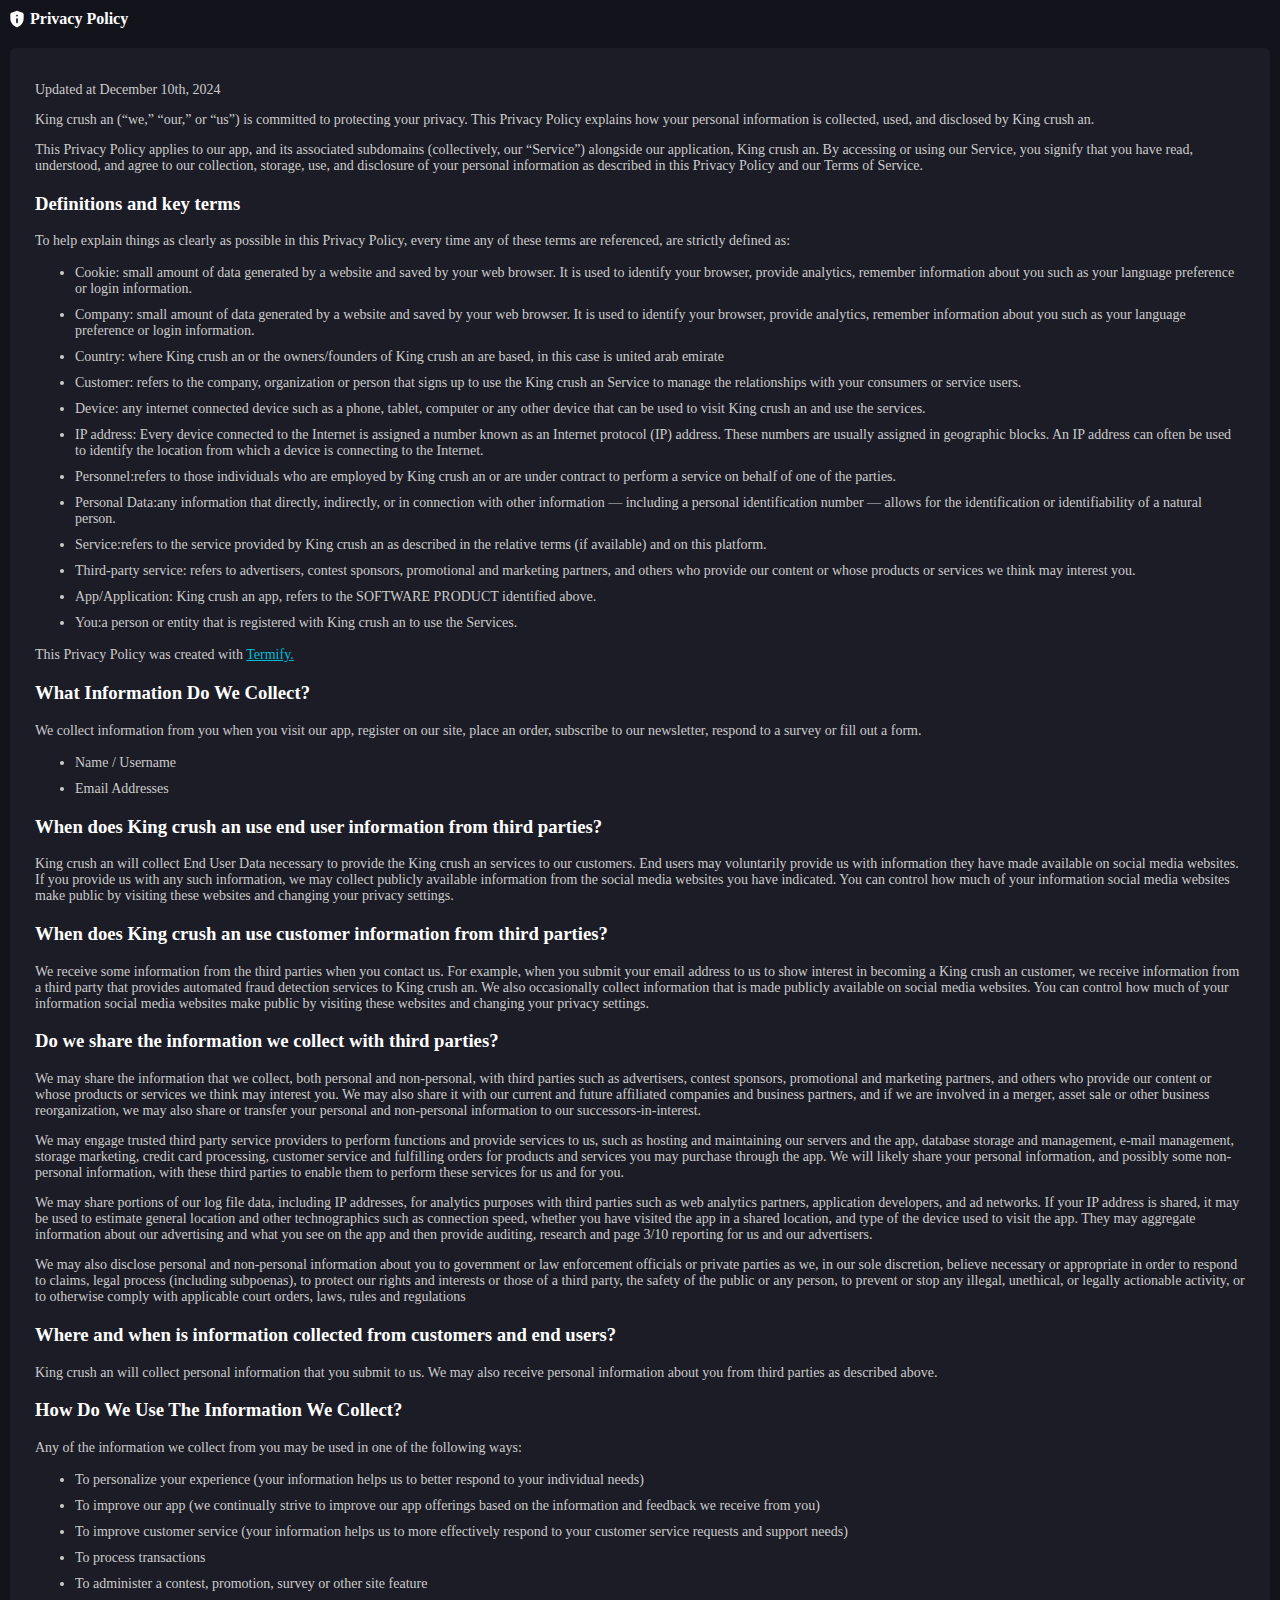
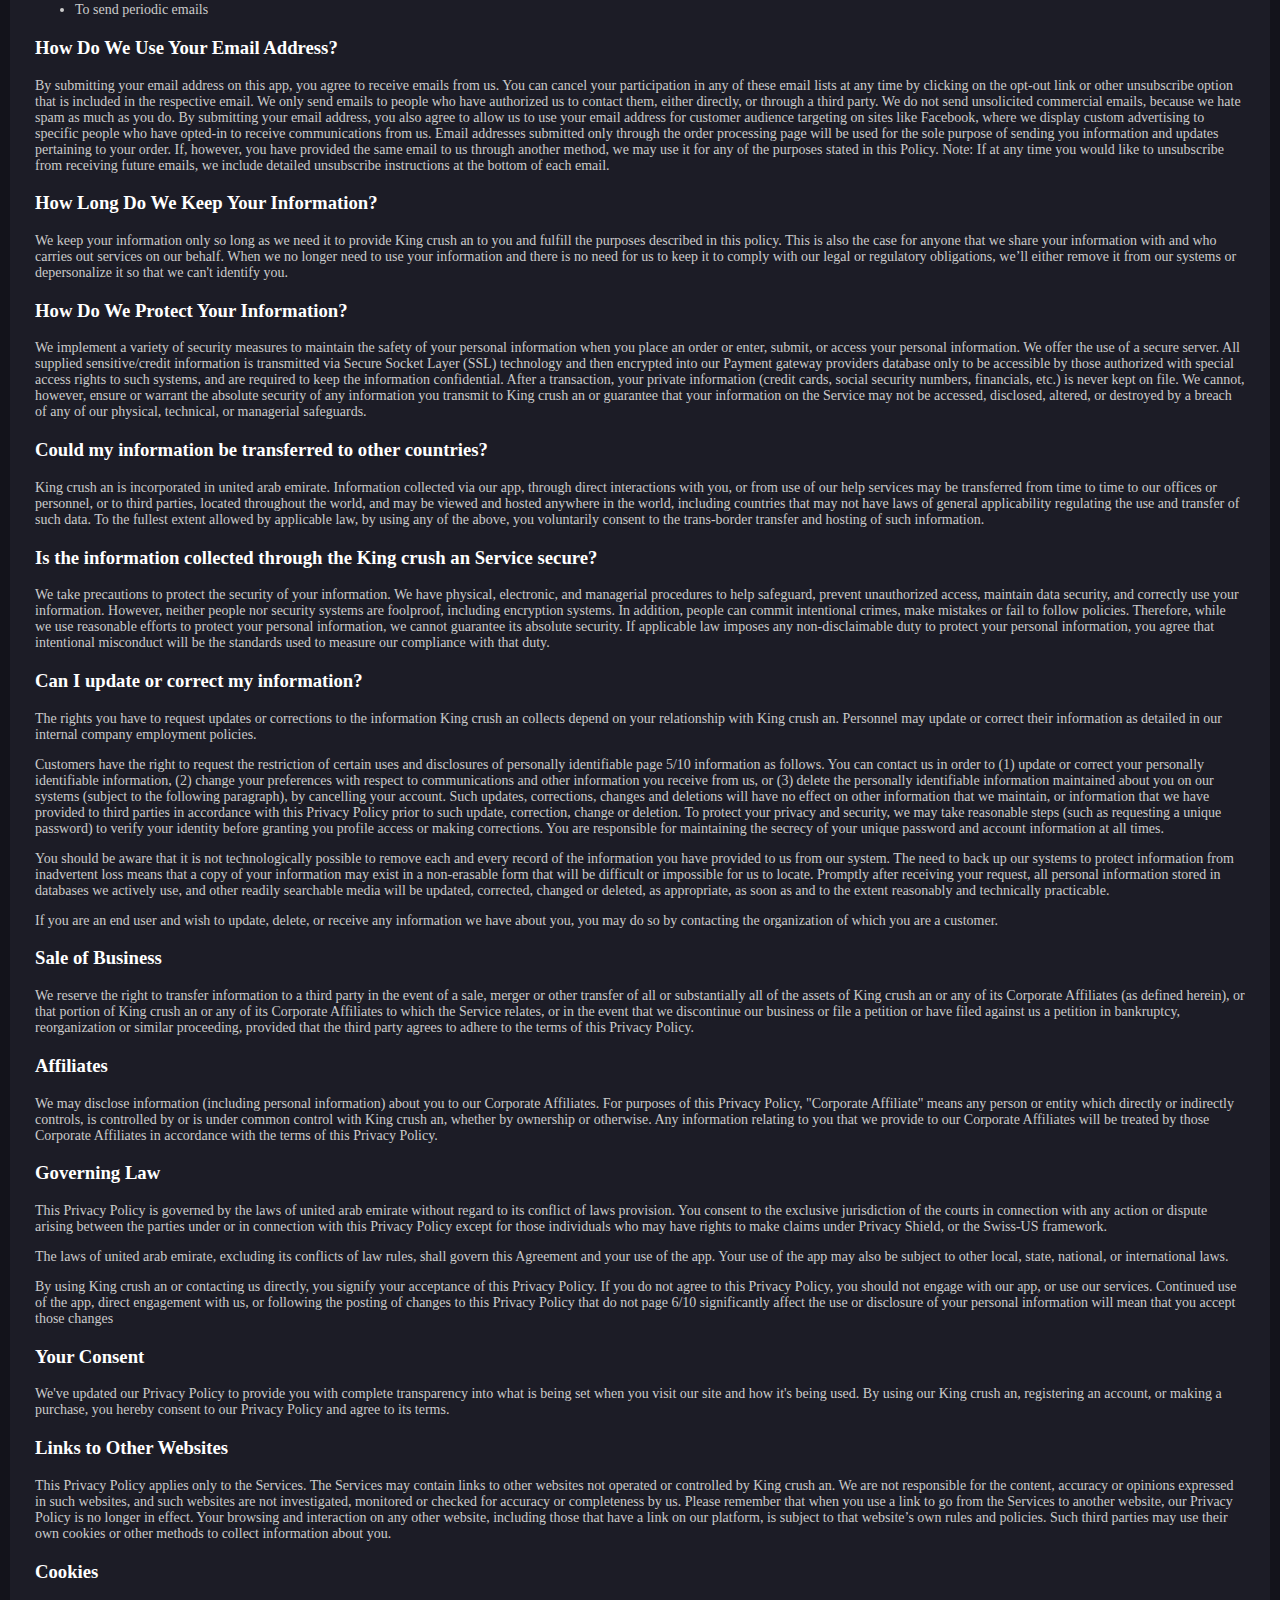
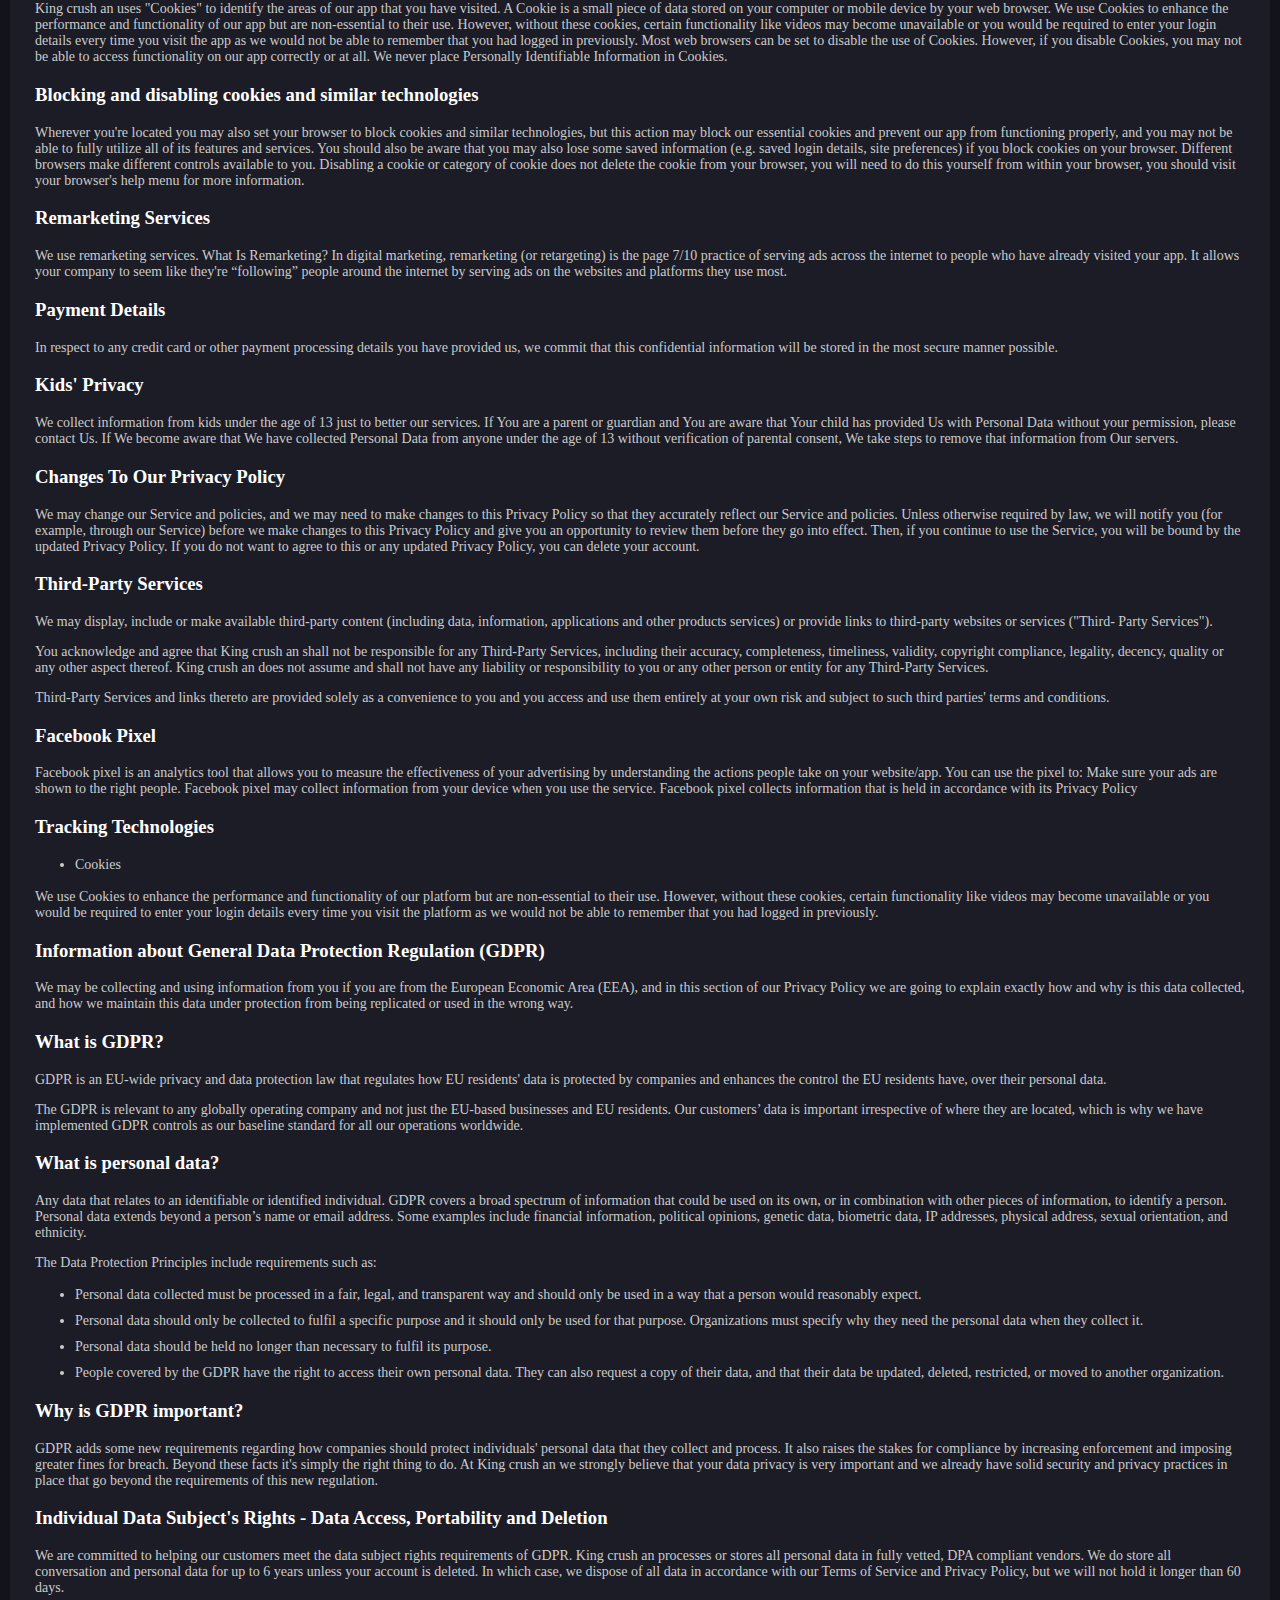
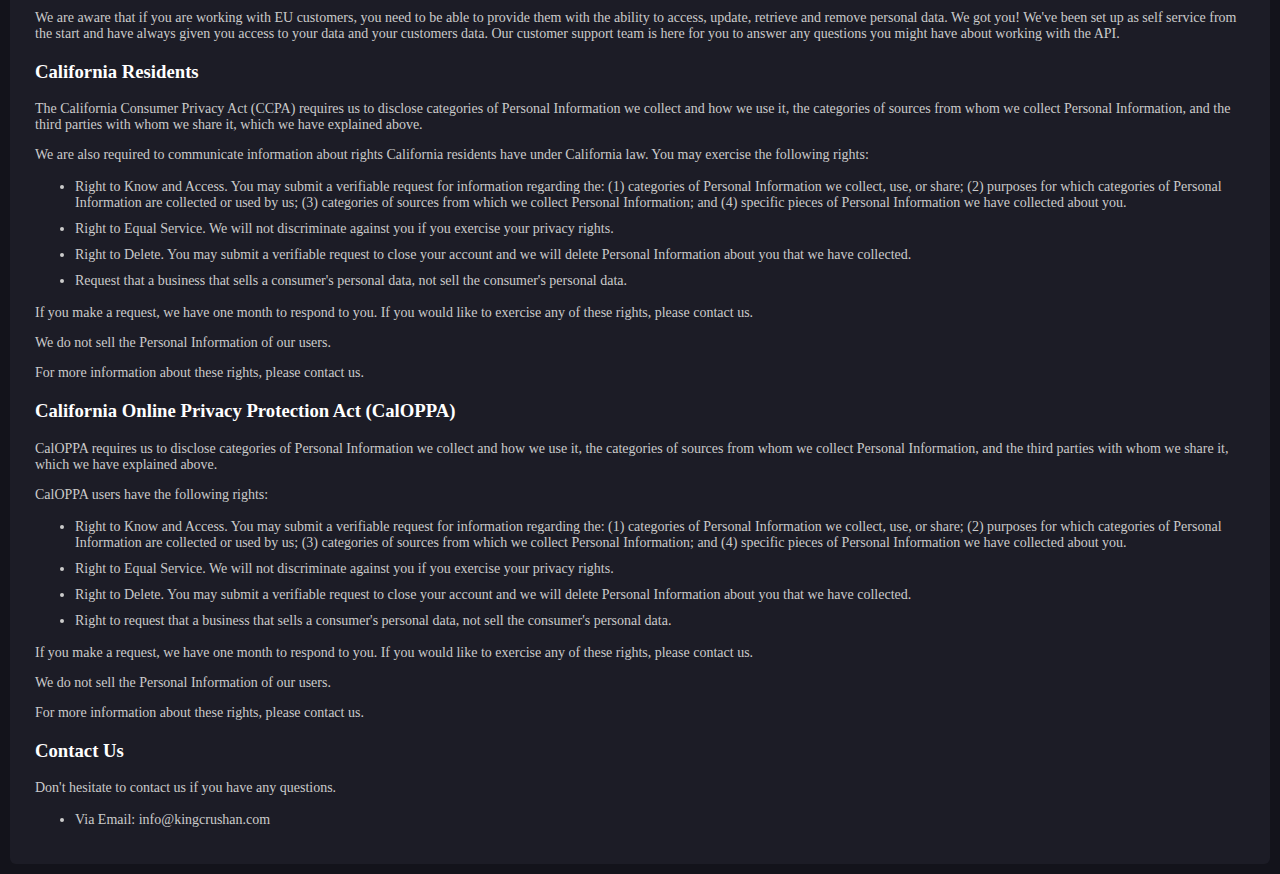
<file: Privacy_Policy/Privacy_Policy.html>
<!DOCTYPE html>
<html lang="en">

<head>
    <meta charset="UTF-8">
    <meta name="viewport" content="width=device-width, initial-scale=1.0">
    <title>Document</title>
    <link rel="stylesheet" href="privacy.css">
</head>

<body>
    <div class="container" bis_skin_checked="1">
        <div class="policiesPage" bis_skin_checked="1">
            <div class="polices-head" bis_skin_checked="1"><svg width="14" height="18" viewBox="0 0 14 18" fill="none"
                    xmlns="http://www.w3.org/2000/svg">
                    <path
                        d="M6.99967 13.167C7.23579 13.167 7.43384 13.087 7.59384 12.927C7.75329 12.7675 7.83301 12.5698 7.83301 12.3337V9.00033C7.83301 8.76421 7.75329 8.56616 7.59384 8.40616C7.43384 8.24671 7.23579 8.16699 6.99967 8.16699C6.76356 8.16699 6.56579 8.24671 6.40634 8.40616C6.24634 8.56616 6.16634 8.76421 6.16634 9.00033V12.3337C6.16634 12.5698 6.24634 12.7675 6.40634 12.927C6.56579 13.087 6.76356 13.167 6.99967 13.167ZM6.99967 6.50033C7.23579 6.50033 7.43384 6.42033 7.59384 6.26033C7.75329 6.10088 7.83301 5.9031 7.83301 5.66699C7.83301 5.43088 7.75329 5.23283 7.59384 5.07283C7.43384 4.91338 7.23579 4.83366 6.99967 4.83366C6.76356 4.83366 6.56579 4.91338 6.40634 5.07283C6.24634 5.23283 6.16634 5.43088 6.16634 5.66699C6.16634 5.9031 6.24634 6.10088 6.40634 6.26033C6.56579 6.42033 6.76356 6.50033 6.99967 6.50033ZM6.99967 17.2712H6.79134C6.7219 17.2712 6.6594 17.2573 6.60384 17.2295C4.7844 16.66 3.2844 15.5314 2.10384 13.8437C0.923286 12.1564 0.333008 10.292 0.333008 8.25033V4.31283C0.333008 3.9656 0.433841 3.6531 0.635508 3.37533C0.836619 3.09755 1.0969 2.89616 1.41634 2.77116L6.41634 0.896159C6.61079 0.826714 6.80523 0.791992 6.99967 0.791992C7.19412 0.791992 7.38856 0.826714 7.58301 0.896159L12.583 2.77116C12.9025 2.89616 13.163 3.09755 13.3647 3.37533C13.5658 3.6531 13.6663 3.9656 13.6663 4.31283V8.25033C13.6663 10.292 13.0761 12.1564 11.8955 13.8437C10.715 15.5314 9.21495 16.66 7.39551 17.2295C7.32606 17.2573 7.19412 17.2712 6.99967 17.2712Z"
                        fill="white"></path>
                </svg>
                <h4>Privacy Policy</h4>
            </div>
            <div class="policesMenu-page" bis_skin_checked="1">
                <div class="policies-menu" bis_skin_checked="1">
                    <!-- <ul class="policies-menuList">
                        <li>Coin Mixing</li>
                        <li>Cookies Policy</li><a class="active" href="/privacyPolicy">
                            <li>Privacy Policy</li>
                        </a><a class="" href="/termsncondtn">
                            <li>Terms &amp; Conditons</li>
                        </a>
                    </ul> -->
                </div>
                <!-- <div class="policies-menu-mobile" bis_skin_checked="1">
                    <div class="dropdown" bis_skin_checked="1"><button type="button" id="dropdown-basic"
                            aria-expanded="false" class="dropdown-toggle btn btn-secondary">Privacy Policy</button>
                    </div>
                </div> -->
                <div class="policiesContent" bis_skin_checked="1">
                    <div class="privacy-page" bis_skin_checked="1">
                        <p>Updated at December 10th, 2024
                        </p>
                        <p>King crush an (“we,” “our,” or “us”) is committed to protecting your privacy. This Privacy
                            Policy explains how
                            your personal information is collected, used, and disclosed by King crush an.</p>
                        <p>
                            This Privacy Policy applies to our app, and its associated subdomains (collectively, our
                            “Service”) alongside
                            our application, King crush an. By accessing or using our Service, you signify that you have
                            read,
                            understood, and agree to our collection, storage, use, and disclosure of your personal
                            information as
                            described in this Privacy Policy and our Terms of Service.
                        </p>

                        <h3>Definitions and key terms</h3>
                        <p>To help explain things as clearly as possible in this Privacy Policy, every time any of these
                            terms are
                            referenced, are strictly defined as:
                        </p>
                        <ul>
                            <li>
                                <span>Cookie:</span> small amount of data generated by a website and saved by your web
                                browser. It is used to
                                identify your browser, provide analytics, remember information about you such as your
                                language
                                preference or login information.

                            </li>
                            <li>
                                <span>Company:</span> small amount of data generated by a website and saved by your web
                                browser. It is used to
                                identify your browser, provide analytics, remember information about you such as your
                                language
                                preference or login information.

                            </li>
                            <li>
                                <span>Country:</span> where King crush an or the owners/founders of King crush an are
                                based, in this case is united
                                arab emirate

                            </li>
                            <li>
                                <span>Customer:</span> refers to the company, organization or person that signs up to
                                use the King crush an Service
                                to manage the relationships with your consumers or service users.
                            </li>
                            <li>
                                <span>Device:</span> any internet connected device such as a phone, tablet, computer or
                                any other device that can
                                be used to visit King crush an and use the services.
                            </li>
                            <li>
                                <span>IP address:</span> Every device connected to the Internet is assigned a number
                                known as an Internet protocol
                                (IP) address. These numbers are usually assigned in geographic blocks. An IP address can
                                often be
                                used to identify the location from which a device is connecting to the Internet.
                            </li>
                            <li>
                                <span>Personnel:</span>refers to those individuals who are employed by King crush an or
                                are under contract to
                                perform a service on behalf of one of the parties.
                            </li>
                            <li>
                                <span>Personal Data:</span>any information that directly, indirectly, or in connection
                                with other information —
                                including a personal identification number — allows for the identification or
                                identifiability of a natural
                                person.

                            </li>
                            <li>
                                <span>Service:</span>refers to the service provided by King crush an as described in the
                                relative terms (if available)
                                and on this platform.

                            </li>
                            <li>
                                <span>Third-party service:</span> refers to advertisers, contest sponsors, promotional
                                and marketing partners, and
                                others who provide our content or whose products or services we think may interest you.

                            </li>
                            <li>
                                <span>App/Application:</span> King crush an app, refers to the SOFTWARE PRODUCT
                                identified above.

                            </li>
                            <li>
                                <span>You:</span>a person or entity that is registered with King crush an to use the
                                Services.

                            </li>
                        </ul>
                        <p>This Privacy Policy was created with <a href="https://termify.io/">Termify.</a>
                        </p>


                        <h3>What Information Do We Collect?</h3>
                        <p>We collect information from you when you visit our app, register on our site, place an order,
                            subscribe to our
                            newsletter, respond to a survey or fill out a form.
                        </p>
                        <ul>
                            <li>
                                Name / Username
                            </li>
                            <li>Email Addresses</li>
                        </ul>
                        <h3>When does King crush an use end user
                            information from third parties?
                        </h3>
                        <p>King crush an will collect End User Data necessary to provide the King crush an services to
                            our customers.
                            End users may voluntarily provide us with information they have made available on social
                            media websites. If
                            you provide us with any such information, we may collect publicly available information from
                            the social media
                            websites you have indicated. You can control how much of your information social media
                            websites make
                            public by visiting these websites and changing your privacy settings.</p>
                        <h3>
                            When does King crush an use customer
                            information from third parties?
                        </h3>
                        <p>
                            We receive some information from the third parties when you contact us. For example, when
                            you submit your
                            email address to us to show interest in becoming a King crush an customer, we receive
                            information from a
                            third party that provides automated fraud detection services to King crush an. We also
                            occasionally collect
                            information that is made publicly available on social media websites. You can control how
                            much of your
                            information social media websites make public by visiting these websites and changing your
                            privacy settings.
                        </p>
                        <h3>
                            Do we share the information we collect with
                            third parties?
                        </h3>

                        <p>We may share the information that we collect, both personal and non-personal, with third
                            parties such as
                            advertisers, contest sponsors, promotional and marketing partners, and others who provide
                            our content or
                            whose products or services we think may interest you. We may also share it with our current
                            and future
                            affiliated companies and business partners, and if we are involved in a merger, asset sale
                            or other business
                            reorganization, we may also share or transfer your personal and non-personal information to
                            our
                            successors-in-interest.
                        </p>

                        <p>
                            We may engage trusted third party service providers to perform functions and provide
                            services
                            to us, such as
                            hosting and maintaining our servers and the app, database storage and management, e-mail
                            management,
                            storage marketing, credit card processing, customer service and fulfilling orders for
                            products and services
                            you may purchase through the app. We will likely share your personal information, and
                            possibly some
                            non-personal information, with these third parties to enable them to perform these services
                            for us and for
                            you.
                        </p>

                        <p>
                            We may share portions of our log file data, including IP addresses, for analytics purposes
                            with third parties
                            such as web analytics partners, application developers, and ad networks. If your IP address
                            is shared, it may
                            be used to estimate general location and other technographics such as connection speed,
                            whether you have
                            visited the app in a shared location, and type of the device used to visit the app. They may
                            aggregate
                            information about our advertising and what you see on the app and then provide auditing,
                            research and
                            page 3/10
                            reporting for us and our advertisers.
                        </p>

                        <p>We may also disclose personal and non-personal information about you to government or law
                            enforcement
                            officials or private parties as we, in our sole discretion, believe necessary or appropriate
                            in order to respond
                            to claims, legal process (including subpoenas), to protect our rights and interests or those
                            of a third party, the
                            safety of the public or any person, to prevent or stop any illegal, unethical, or legally
                            actionable activity, or to
                            otherwise comply with applicable court orders, laws, rules and regulations
                        </p>
                        <h3>Where and when is information collected from
                            customers and end users?</h3>
                        <p>King crush an will collect personal information that you submit to us. We may also receive
                            personal
                            information about you from third parties as described above.
                        </p>

                        <h3>How Do We Use The Information We Collect?</h3>
                        <p>Any of the information we collect from you may be used in one of the following ways:</p>
                        <ul>
                            <li>
                                To personalize your experience (your information helps us to better respond to your
                                individual needs)
                            </li>
                            <li>
                                To improve our app (we continually strive to improve our app offerings based on the
                                information and
                                feedback we receive from you)

                            </li>
                            <li>
                                To improve customer service (your information helps us to more effectively respond to
                                your customer
                                service requests and support needs)

                            </li>
                            <li>
                                To process transactions
                            </li>
                            <li>
                                To administer a contest, promotion, survey or other site feature
                            </li>
                            <li>
                                To send periodic emails
                            </li>
                        </ul>

                        <h3>
                            How Do We Use Your Email Address?
                        </h3>
                        <p>
                            By submitting your email address on this app, you agree to receive emails from us. You can
                            cancel your
                            participation in any of these email lists at any time by clicking on the opt-out link or
                            other unsubscribe option
                            that is included in the respective email. We only send emails to people who have authorized
                            us to contact
                            them, either directly, or through a third party. We do not send unsolicited commercial
                            emails, because we
                            hate spam as much as you do. By submitting your email address, you also agree to allow us to
                            use your
                            email address for customer audience targeting on sites like Facebook, where we display
                            custom advertising
                            to specific people who have opted-in to receive communications from us. Email addresses
                            submitted only
                            through the order processing page will be used for the sole purpose of sending you
                            information and updates
                            pertaining to your order. If, however, you have provided the same email to us through
                            another method, we
                            may use it for any of the purposes stated in this Policy. Note: If at any time you would
                            like to unsubscribe
                            from receiving future emails, we include detailed unsubscribe instructions at the bottom of
                            each email.
                        </p>

                        <h3>
                            How Long Do We Keep Your Information?
                        </h3>
                        <p>
                            We keep your information only so long as we need it to provide King crush an to you and
                            fulfill the purposes
                            described in this policy. This is also the case for anyone that we share your information
                            with and who carries
                            out services on our behalf. When we no longer need to use your information and there is no
                            need for us to
                            keep it to comply with our legal or regulatory obligations, we’ll either remove it from our
                            systems or
                            depersonalize it so that we can't identify you.

                        </p>
                        <h3>How Do We Protect Your Information?
                        </h3>
                        <p>
                            We implement a variety of security measures to maintain the safety of your personal
                            information when you
                            place an order or enter, submit, or access your personal information. We offer the use of a
                            secure server. All
                            supplied sensitive/credit information is transmitted via Secure Socket Layer (SSL)
                            technology and then
                            encrypted into our Payment gateway providers database only to be accessible by those
                            authorized with
                            special access rights to such systems, and are required to keep the information
                            confidential. After a
                            transaction, your private information (credit cards, social security numbers, financials,
                            etc.) is never kept on
                            file. We cannot, however, ensure or warrant the absolute security of any information you
                            transmit to King
                            crush an or guarantee that your information on the Service may not be accessed, disclosed,
                            altered, or
                            destroyed by a breach of any of our physical, technical, or managerial safeguards.
                        </p>
                        <h3>
                            Could my information be transferred to other
                            countries?
                        </h3>
                        <p>King crush an is incorporated in united arab emirate. Information collected via our app,
                            through direct
                            interactions with you, or from use of our help services may be transferred from time to time
                            to our offices or
                            personnel, or to third parties, located throughout the world, and may be viewed and hosted
                            anywhere in the
                            world, including countries that may not have laws of general applicability regulating the
                            use and transfer of
                            such data. To the fullest extent allowed by applicable law, by using any of the above, you
                            voluntarily consent
                            to the trans-border transfer and hosting of such information.
                        </p>
                        <h3>
                            Is the information collected through the King
                            crush an Service secure?
                        </h3>
                        <p>
                            We take precautions to protect the security of your information. We have physical,
                            electronic, and managerial
                            procedures to help safeguard, prevent unauthorized access, maintain data security, and
                            correctly use your
                            information. However, neither people nor security systems are foolproof, including
                            encryption systems. In
                            addition, people can commit intentional crimes, make mistakes or fail to follow policies.
                            Therefore, while we
                            use reasonable efforts to protect your personal information, we cannot guarantee its
                            absolute security. If
                            applicable law imposes any non-disclaimable duty to protect your personal information, you
                            agree that
                            intentional misconduct will be the standards used to measure our compliance with that duty.
                        </p>
                        <h3>
                            Can I update or correct my information?
                        </h3>
                        <p>
                            The rights you have to request updates or corrections to the information King crush an
                            collects depend on
                            your relationship with King crush an. Personnel may update or correct their information as
                            detailed in our
                            internal company employment policies.
                        </p>
                        <p>
                            Customers have the right to request the restriction of certain uses and disclosures of
                            personally identifiable
                            page 5/10
                            information as follows. You can contact us in order to (1) update or correct your personally
                            identifiable
                            information, (2) change your preferences with respect to communications and other
                            information you receive
                            from us, or (3) delete the personally identifiable information maintained about you on our
                            systems (subject to
                            the following paragraph), by cancelling your account. Such updates, corrections, changes and
                            deletions will
                            have no effect on other information that we maintain, or information that we have provided
                            to third parties in
                            accordance with this Privacy Policy prior to such update, correction, change or deletion. To
                            protect your
                            privacy and security, we may take reasonable steps (such as requesting a unique password) to
                            verify your
                            identity before granting you profile access or making corrections. You are responsible for
                            maintaining the
                            secrecy of your unique password and account information at all times.
                        </p>
                        <p>
                            You should be aware that it is not technologically possible to remove each and every record
                            of the
                            information you have provided to us from our system. The need to back up our systems to
                            protect
                            information from inadvertent loss means that a copy of your information may exist in a
                            non-erasable form
                            that will be difficult or impossible for us to locate. Promptly after receiving your
                            request, all personal
                            information stored in databases we actively use, and other readily searchable media will be
                            updated,
                            corrected, changed or deleted, as appropriate, as soon as and to the extent reasonably and
                            technically
                            practicable.

                        </p>
                        <p>
                            If you are an end user and wish to update, delete, or receive any information we have about
                            you, you may do
                            so by contacting the organization of which you are a customer.
                        </p>
                        <h3>Sale of Business</h3>
                        <p>We reserve the right to transfer information to a third party in the event of a sale, merger
                            or other transfer of
                            all or substantially all of the assets of King crush an or any of its Corporate Affiliates
                            (as defined herein), or
                            that portion of King crush an or any of its Corporate Affiliates to which the Service
                            relates, or in the event that
                            we discontinue our business or file a petition or have filed against us a petition in
                            bankruptcy, reorganization
                            or similar proceeding, provided that the third party agrees to adhere to the terms of this
                            Privacy Policy.
                        </p>
                        <h3>
                            Affiliates
                        </h3>
                        <p>
                            We may disclose information (including personal information) about you to our Corporate
                            Affiliates. For
                            purposes of this Privacy Policy, "Corporate Affiliate" means any person or entity which
                            directly or indirectly
                            controls, is controlled by or is under common control with King crush an, whether by
                            ownership or otherwise.
                            Any information relating to you that we provide to our Corporate Affiliates will be treated
                            by those Corporate
                            Affiliates in accordance with the terms of this Privacy Policy.
                        </p>
                        <h3>
                            Governing Law

                        </h3>
                        <p>
                            This Privacy Policy is governed by the laws of united arab emirate without regard to its
                            conflict of laws
                            provision. You consent to the exclusive jurisdiction of the courts in connection with any
                            action or dispute
                            arising between the parties under or in connection with this Privacy Policy except for those
                            individuals who
                            may have rights to make claims under Privacy Shield, or the Swiss-US framework.
                        </p>
                        <p>
                            The laws of united arab emirate, excluding its conflicts of law rules, shall govern this
                            Agreement and your
                            use of the app. Your use of the app may also be subject to other local, state, national, or
                            international laws.

                        </p>
                        <p>
                            By using King crush an or contacting us directly, you signify your acceptance of this
                            Privacy Policy. If you do
                            not agree to this Privacy Policy, you should not engage with our app, or use our services.
                            Continued use of
                            the app, direct engagement with us, or following the posting of changes to this Privacy
                            Policy that do not
                            page 6/10
                            significantly affect the use or disclosure of your personal information will mean that you
                            accept those
                            changes
                        </p>
                        <h3>
                            Your Consent
                        </h3>
                        <p>
                            We've updated our Privacy Policy to provide you with complete transparency into what is
                            being set when you
                            visit our site and how it's being used. By using our King crush an, registering an account,
                            or making a
                            purchase, you hereby consent to our Privacy Policy and agree to its terms.

                        </p>
                        <h3>
                            Links to Other Websites
                        </h3>
                        <p>
                            This Privacy Policy applies only to the Services. The Services may contain links to other
                            websites not
                            operated or controlled by King crush an. We are not responsible for the content, accuracy or
                            opinions
                            expressed in such websites, and such websites are not investigated, monitored or checked for
                            accuracy or
                            completeness by us. Please remember that when you use a link to go from the Services to
                            another website,
                            our Privacy Policy is no longer in effect. Your browsing and interaction on any other
                            website, including those
                            that have a link on our platform, is subject to that website’s own rules and policies. Such
                            third parties may
                            use their own cookies or other methods to collect information about you.

                        </p>
                        <h3>Cookies
                        </h3>
                        <p>
                            King crush an uses "Cookies" to identify the areas of our app that you have visited. A
                            Cookie is a small piece
                            of data stored on your computer or mobile device by your web browser. We use Cookies to
                            enhance the
                            performance and functionality of our app but are non-essential to their use. However,
                            without these cookies,
                            certain functionality like videos may become unavailable or you would be required to enter
                            your login details
                            every time you visit the app as we would not be able to remember that you had logged in
                            previously. Most
                            web browsers can be set to disable the use of Cookies. However, if you disable Cookies, you
                            may not be
                            able to access functionality on our app correctly or at all. We never place Personally
                            Identifiable Information
                            in Cookies.
                        </p>
                        <h3>
                            Blocking and disabling cookies and similar
                            technologies

                        </h3>
                        <p>
                            Wherever you're located you may also set your browser to block cookies and similar
                            technologies, but this
                            action may block our essential cookies and prevent our app from functioning properly, and
                            you may not be
                            able to fully utilize all of its features and services. You should also be aware that you
                            may also lose some
                            saved information (e.g. saved login details, site preferences) if you block cookies on your
                            browser. Different
                            browsers make different controls available to you. Disabling a cookie or category of cookie
                            does not delete
                            the cookie from your browser, you will need to do this yourself from within your browser,
                            you should visit your
                            browser's help menu for more information.
                        </p>
                        <h3>
                            Remarketing Services
                        </h3>
                        <p>
                            We use remarketing services. What Is Remarketing? In digital marketing, remarketing (or
                            retargeting) is the
                            page 7/10
                            practice of serving ads across the internet to people who have already visited your app. It
                            allows your
                            company to seem like they're “following” people around the internet by serving ads on the
                            websites and
                            platforms they use most.

                        </p>
                        <h3>
                            Payment Details
                        </h3>
                        <p>
                            In respect to any credit card or other payment processing details you have provided us, we
                            commit that this
                            confidential information will be stored in the most secure manner possible.
                        </p>
                        <h3>
                            Kids' Privacy
                        </h3>
                        <p>
                            We collect information from kids under the age of 13 just to better our services. If You are
                            a parent or
                            guardian and You are aware that Your child has provided Us with Personal Data without your
                            permission,
                            please contact Us. If We become aware that We have collected Personal Data from anyone under
                            the age of
                            13 without verification of parental consent, We take steps to remove that information from
                            Our servers.
                        </p>
                        <h3>
                            Changes To Our Privacy Policy
                        </h3>
                        <p>
                            We may change our Service and policies, and we may need to make changes to this Privacy
                            Policy so that
                            they accurately reflect our Service and policies. Unless otherwise required by law, we will
                            notify you (for
                            example, through our Service) before we make changes to this Privacy Policy and give you an
                            opportunity to
                            review them before they go into effect. Then, if you continue to use the Service, you will
                            be bound by the
                            updated Privacy Policy. If you do not want to agree to this or any updated Privacy Policy,
                            you can delete
                            your account.

                        </p>
                        <h3>
                            Third-Party Services
                        </h3>
                        <p>
                            We may display, include or make available third-party content (including data, information,
                            applications and
                            other products services) or provide links to third-party websites or services ("Third- Party
                            Services").

                        </p>
                        <p>
                            You acknowledge and agree that King crush an shall not be responsible for any Third-Party
                            Services,
                            including their accuracy, completeness, timeliness, validity, copyright compliance,
                            legality, decency, quality
                            or any other aspect thereof. King crush an does not assume and shall not have any liability
                            or responsibility
                            to you or any other person or entity for any Third-Party Services.
                        </p>
                        <p>
                            Third-Party Services and links thereto are provided solely as a convenience to you and you
                            access and use
                            them entirely at your own risk and subject to such third parties' terms and conditions.

                        </p>
                        <h3>
                            Facebook Pixel
                        </h3>
                        <p>
                            Facebook pixel is an analytics tool that allows you to measure the effectiveness of your
                            advertising by
                            understanding the actions people take on your website/app. You can use the pixel to: Make
                            sure your ads
                            are shown to the right people. Facebook pixel may collect information from your device when
                            you use the
                            service. Facebook pixel collects information that is held in accordance with its Privacy
                            Policy
                        </p>
                        <h3>
                            Tracking Technologies
                        </h3>
                        <ul>
                            <li>
                                Cookies
                            </li>
                        </ul>
                        <p>
                            We use Cookies to enhance the performance and functionality of our platform but are
                            non-essential to
                            their use. However, without these cookies, certain functionality like videos may become
                            unavailable or
                            you would be required to enter your login details every time you visit the platform as we
                            would not be
                            able to remember that you had logged in previously.

                        </p>
                        <h3>
                            Information about General Data Protection
                            Regulation (GDPR)

                        </h3>
                        <p>
                            We may be collecting and using information from you if you are from the European Economic
                            Area (EEA),
                            and in this section of our Privacy Policy we are going to explain exactly how and why is
                            this data collected,
                            and how we maintain this data under protection from being replicated or used in the wrong
                            way.
                        </p>
                        <h3>
                            What is GDPR?
                        </h3>
                        <p>
                            GDPR is an EU-wide privacy and data protection law that regulates how EU residents' data is
                            protected by
                            companies and enhances the control the EU residents have, over their personal data.
                        </p>
                        <p>
                            The GDPR is relevant to any globally operating company and not just the EU-based businesses
                            and EU
                            residents. Our customers’ data is important irrespective of where they are located, which is
                            why we have
                            implemented GDPR controls as our baseline standard for all our operations worldwide.
                        </p>
                        <h3>What is personal data?</h3>
                        <p>
                            Any data that relates to an identifiable or identified individual. GDPR covers a broad
                            spectrum of information
                            that could be used on its own, or in combination with other pieces of information, to
                            identify a person.
                            Personal data extends beyond a person’s name or email address. Some examples include
                            financial
                            information, political opinions, genetic data, biometric data, IP addresses, physical
                            address, sexual
                            orientation, and ethnicity.
                        </p>
                        <p>
                            The Data Protection Principles include requirements such as:
                        </p>
                        <ul>
                            <li>
                                Personal data collected must be processed in a fair, legal, and transparent way and
                                should only be
                                used in a way that a person would reasonably expect.

                            </li>
                            <li>
                                Personal data should only be collected to fulfil a specific purpose and it should only
                                be used for that
                                purpose. Organizations must specify why they need the personal data when they collect
                                it.
                            </li>
                            <li>
                                Personal data should be held no longer than necessary to fulfil its purpose.
                            </li>
                            <li>
                                People covered by the GDPR have the right to access their own personal data. They can
                                also request a
                                copy of their data, and that their data be updated, deleted, restricted, or moved to
                                another organization.
                            </li>
                        </ul>
                        <h3>
                            Why is GDPR important?
                        </h3>
                        <p>
                            GDPR adds some new requirements regarding how companies should protect individuals' personal
                            data that
                            they collect and process. It also raises the stakes for compliance by increasing enforcement
                            and imposing
                            greater fines for breach. Beyond these facts it's simply the right thing to do. At King
                            crush an we strongly
                            believe that your data privacy is very important and we already have solid security and
                            privacy practices in
                            place that go beyond the requirements of this new regulation.
                        </p>
                        <h3>
                            Individual Data Subject's Rights - Data Access,
                            Portability and Deletion

                        </h3>

                        <p>We are committed to helping our customers meet the data subject rights requirements of GDPR.
                            King crush
                            an processes or stores all personal data in fully vetted, DPA compliant vendors. We do store
                            all conversation
                            and personal data for up to 6 years unless your account is deleted. In which case, we
                            dispose of all data in
                            accordance with our Terms of Service and Privacy Policy, but we will not hold it longer than
                            60 days.
                        </p>
                        <p>We are aware that if you are working with EU customers, you need to be able to provide them
                            with the ability
                            to access, update, retrieve and remove personal data. We got you! We've been set up as self
                            service from
                            the start and have always given you access to your data and your customers data. Our
                            customer support
                            team is here for you to answer any questions you might have about working with the API.
                        </p>

                        <h3>
                            California Residents
                        </h3>

                        <p>The California Consumer Privacy Act (CCPA) requires us to disclose categories of Personal
                            Information we
                            collect and how we use it, the categories of sources from whom we collect Personal
                            Information, and the
                            third parties with whom we share it, which we have explained above.
                        </p>
                        <p>
                            We are also required to communicate information about rights California residents have under
                            California law.
                            You may exercise the following rights:
                        </p>
                        <ul>
                            <li>
                                Right to Know and Access. You may submit a verifiable request for information regarding
                                the: (1)
                                categories of Personal Information we collect, use, or share; (2) purposes for which
                                categories of
                                Personal Information are collected or used by us; (3) categories of sources from which
                                we collect
                                Personal Information; and (4) specific pieces of Personal Information we have collected
                                about you.
                            </li>
                            <li>
                                Right to Equal Service. We will not discriminate against you if you exercise your
                                privacy rights.
                            </li>
                            <li>
                                Right to Delete. You may submit a verifiable request to close your account and we will
                                delete Personal
                                Information about you that we have collected.
                            </li>
                            <li>
                                Request that a business that sells a consumer's personal data, not sell the consumer's
                                personal data.
                            </li>
                        </ul>

                        <p>
                            If you make a request, we have one month to respond to you. If you would like to exercise
                            any of these
                            rights, please contact us.
                        </p>
                        <p>
                            We do not sell the Personal Information of our users.
                        </p>
                        <p>
                            For more information about these rights, please contact us.
                        </p>
                        <h3>
                            California Online Privacy Protection Act
                            (CalOPPA)
                        </h3>
                        <p>
                            CalOPPA requires us to disclose categories of Personal Information we collect and how we use
                            it, the
                            categories of sources from whom we collect Personal Information, and the third parties with
                            whom we share
                            it, which we have explained above.
                        </p>
                        <p>
                            CalOPPA users have the following rights:
                        </p>
                        <ul>
                            <li>
                                Right to Know and Access. You may submit a verifiable request for information regarding
                                the: (1)
                                categories of Personal Information we collect, use, or share; (2) purposes for which
                                categories of
                                Personal Information are collected or used by us; (3) categories of sources from which
                                we collect
                                Personal Information; and (4) specific pieces of Personal Information we have collected
                                about you.
                            </li>
                            <li>
                                Right to Equal Service. We will not discriminate against you if you exercise your
                                privacy rights.
                            </li>
                            <li>
                                Right to Delete. You may submit a verifiable request to close your account and we will
                                delete Personal
                                Information about you that we have collected.
                            </li>
                            <li>
                                Right to request that a business that sells a consumer's personal data, not sell the
                                consumer's personal
                                data.
                            </li>
                        </ul>

                        <p>
                            If you make a request, we have one month to respond to you. If you would like to exercise
                            any of these
                            rights, please contact us.
                        </p>
                        <p>
                            We do not sell the Personal Information of our users.
                        </p>
                        <p>
                            For more information about these rights, please contact us.
                        </p>

                        <h3>
                            Contact Us
                        </h3>
                        <p>
                            Don't hesitate to contact us if you have any questions.
                        </p>
                        <ul>
                            <li>
                                Via Email: info@kingcrushan.com
                            </li>
                        </ul>

                    </div>
                </div>
            </div>
        </div>
    </div>

</body>

</html>
</file>
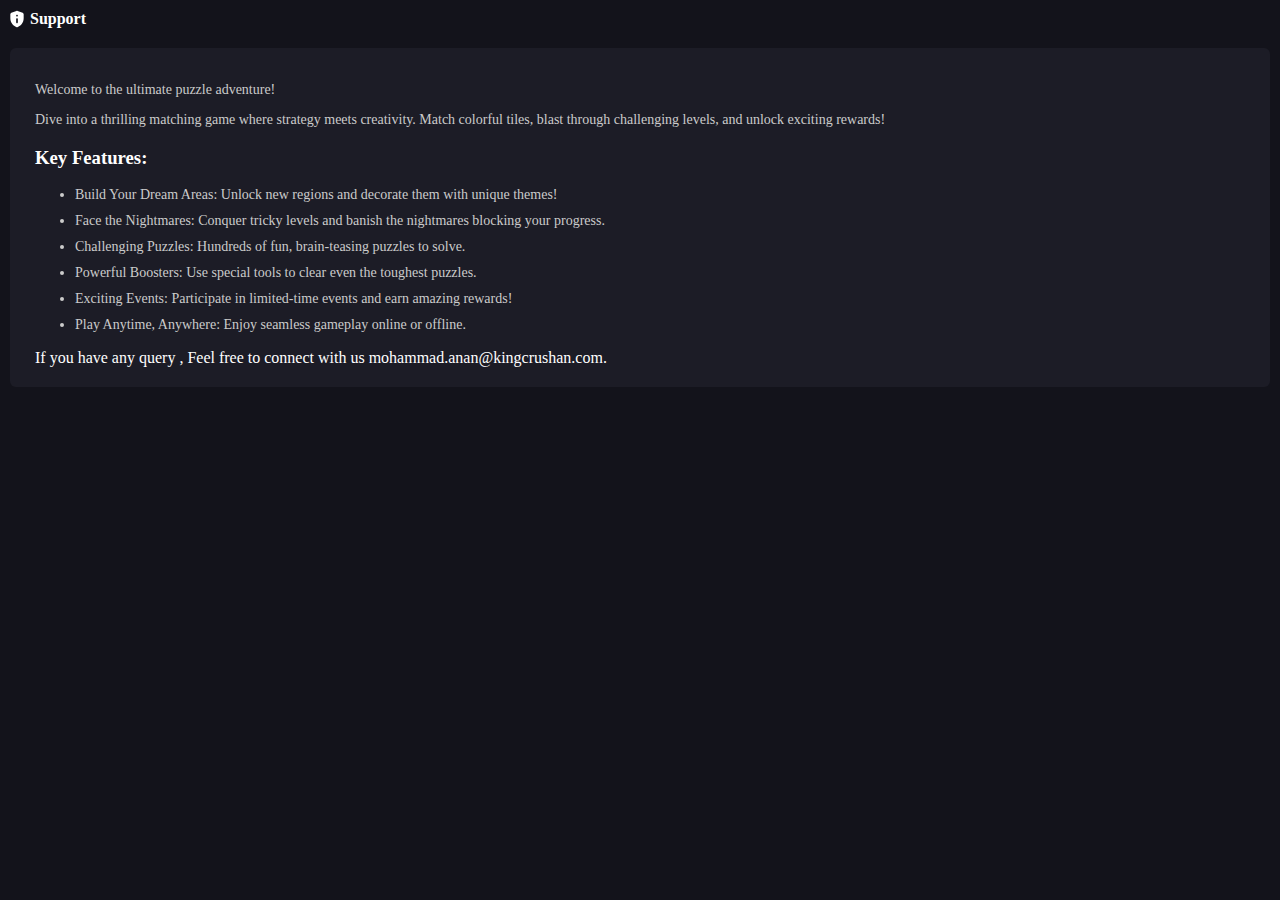
<file: Support_Page/Support.html>
<!DOCTYPE html>
<html lang="en">

<head>
    <meta charset="UTF-8">
    <meta name="viewport" content="width=device-width, initial-scale=1.0">
    <title>Document</title>
    <link rel="stylesheet" href="support.css">
</head>

<body>
    <div class="container" bis_skin_checked="1">
        <div class="policiesPage" bis_skin_checked="1">
            <div class="polices-head" bis_skin_checked="1">
                <svg width="14" height="18" viewBox="0 0 14 18" fill="none" xmlns="http://www.w3.org/2000/svg">
                    <path
                        d="M6.99967 13.167C7.23579 13.167 7.43384 13.087 7.59384 12.927C7.75329 12.7675 7.83301 12.5698 7.83301 12.3337V9.00033C7.83301 8.76421 7.75329 8.56616 7.59384 8.40616C7.43384 8.24671 7.23579 8.16699 6.99967 8.16699C6.76356 8.16699 6.56579 8.24671 6.40634 8.40616C6.24634 8.56616 6.16634 8.76421 6.16634 9.00033V12.3337C6.16634 12.5698 6.24634 12.7675 6.40634 12.927C6.56579 13.087 6.76356 13.167 6.99967 13.167ZM6.99967 6.50033C7.23579 6.50033 7.43384 6.42033 7.59384 6.26033C7.75329 6.10088 7.83301 5.9031 7.83301 5.66699C7.83301 5.43088 7.75329 5.23283 7.59384 5.07283C7.43384 4.91338 7.23579 4.83366 6.99967 4.83366C6.76356 4.83366 6.56579 4.91338 6.40634 5.07283C6.24634 5.23283 6.16634 5.43088 6.16634 5.66699C6.16634 5.9031 6.24634 6.10088 6.40634 6.26033C6.56579 6.42033 6.76356 6.50033 6.99967 6.50033ZM6.99967 17.2712H6.79134C6.7219 17.2712 6.6594 17.2573 6.60384 17.2295C4.7844 16.66 3.2844 15.5314 2.10384 13.8437C0.923286 12.1564 0.333008 10.292 0.333008 8.25033V4.31283C0.333008 3.9656 0.433841 3.6531 0.635508 3.37533C0.836619 3.09755 1.0969 2.89616 1.41634 2.77116L6.41634 0.896159C6.61079 0.826714 6.80523 0.791992 6.99967 0.791992C7.19412 0.791992 7.38856 0.826714 7.58301 0.896159L12.583 2.77116C12.9025 2.89616 13.163 3.09755 13.3647 3.37533C13.5658 3.6531 13.6663 3.9656 13.6663 4.31283V8.25033C13.6663 10.292 13.0761 12.1564 11.8955 13.8437C10.715 15.5314 9.21495 16.66 7.39551 17.2295C7.32606 17.2573 7.19412 17.2712 6.99967 17.2712Z"
                        fill="white"></path>
                </svg>
                <h4>Support</h4>
            </div>
            <div class="policesMenu-page" bis_skin_checked="1">
                <div class="policies-menu" bis_skin_checked="1">
                </div>
                <div class="policiesContent" bis_skin_checked="1">
                    <div class="privacy-page">
                        <div>
                            <p>Welcome to the ultimate puzzle adventure!</p>
                            <p>Dive into a thrilling matching game where strategy meets creativity. Match colorful
                                tiles, blast through challenging levels, and unlock exciting rewards!</p>
                        </div>
                        <h3>Key Features:</h3>
                        <ul>
                            <li>
                                Build Your Dream Areas: Unlock new regions and decorate them with unique themes!
                            </li>
                            <li>
                                Face the Nightmares: Conquer tricky levels and banish the nightmares blocking your
                                progress.
                            </li>
                            <li>
                                Challenging Puzzles: Hundreds of fun, brain-teasing puzzles to solve.
                            </li>
                            <li>
                                Powerful Boosters: Use special tools to clear even the toughest puzzles.
                            </li>
                            <li>
                                Exciting Events: Participate in limited-time events and earn amazing rewards!
                            </li>
                            <li>
                                Play Anytime, Anywhere: Enjoy seamless gameplay online or offline.
                            </li>
                        </ul>
                    </div>
                    <div>
                        If you have any query , Feel free to connect with us mohammad.anan@kingcrushan.com.
                    </div>
                </div>
            </div>
        </div>
    </div>

</body>

</html>
</file>
<file: Privacy_Policy/privacy.css>
body {
    margin: 0px;
}

.policiesPage {
	padding: 10px;
	background-color: #13131b;
	color: white;
}

.polices-head {
	display: flex;
	gap: 6px;
}

.polices-head h4 {
	padding: 0px;
	margin: 0px;
}

.policesMenu-page {
	background-color: #1c1c26;
	border-radius: 6px;
	display: flex;
	flex-direction: column;
	margin-top: 20px;
	padding: 20px 25px;
	color: white;
}

.privacy-page p,
.privacy-page li {
	color: #cbcbcb;
	font-size: 14px;
}

.privacy-page ul {
	display: flex;
	flex-direction: column;
	gap: 10px;
}

.privacy-page a {
	color: #00bcd4;
}
</file>
<file: Support_Page/support.css>
body {
    margin: 0px;
	background-color: #13131b;
}

.policiesPage {
	padding: 10px;

	color: white;
}

.polices-head {
	display: flex;
	gap: 6px;
}

.polices-head h4 {
	padding: 0px;
	margin: 0px;
}

.policesMenu-page {
	background-color: #1c1c26;
	border-radius: 6px;
	display: flex;
	flex-direction: column;
	margin-top: 20px;
	padding: 20px 25px;
	color: white;
}

.privacy-page p,
.privacy-page li {
	color: #cbcbcb;
	font-size: 14px;
}

.privacy-page ul {
	display: flex;
	flex-direction: column;
	gap: 10px;
}

.privacy-page a {
	color: #00bcd4;
}
</file>
